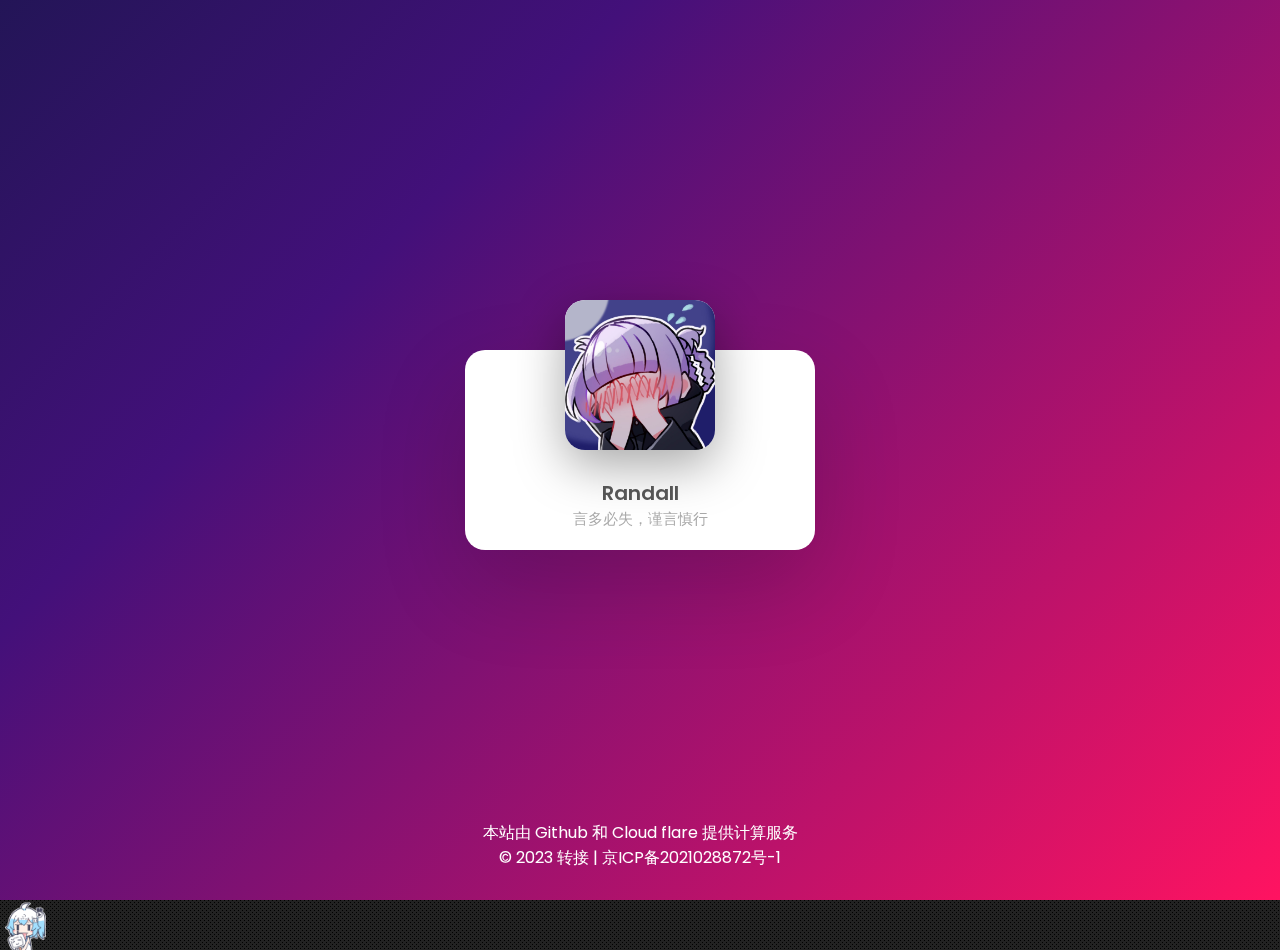
<file: index.html>
<!DOCTYPE html>
<html lang="zh">
<!-- Author : 转接 -->

<head>
    <!-- 规定编码，方式乱码 -->
    <meta charset="UTF-8">
    <!-- 导入css -->
    <link rel="stylesheet" href="./css/cardStyle.css">
    <title>转接Home</title>
    <!-- 51la统计 -->
    <script>
        !function (p) { "use strict"; !function (t) { var s = window, e = document, i = p, c = "".concat("https:" === e.location.protocol ? "https://" : "http://", "sdk.51.la/js-sdk-pro.min.js"), n = e.createElement("script"), r = e.getElementsByTagName("script")[0]; n.type = "text/javascript", n.setAttribute("charset", "UTF-8"), n.async = !0, n.src = c, n.id = "LA_COLLECT", i.d = n; var o = function () { s.LA.ids.push(i) }; s.LA ? s.LA.ids && o() : (s.LA = p, s.LA.ids = [], o()), r.parentNode.insertBefore(n, r) }() }({ id: "K0v8ea14fqQQSKI8", ck: "K0v8ea14fqQQSKI8", autoTrack: true, hashMode: true });
    </script>

    <style>
        * {
            padding: 0;
            margin: 0;
        }

        body {
            width: 100%;
            height: 100vh;
            /* 背景渐变 */
            background-image: linear-gradient(-225deg, #231557 0%,
                    #43107a 29%, #FF1361 100%);
        }

        canvas {
            position: fixed;
            width: 100%;
            height: 100%;
        }

        .img{
            width: 50px;
            height: 50px;
            position: absolute;
            background-image: url('./img/1393817219.gif');
            background-size: cover;
        }

        .hidden {
            display: none;
        }
    </style>

    <!-- 弹窗动画 -->
    <!-- <script>
        function showWebNotice() {
            var webNotice = document.querySelector('.web_notice');
            webNotice.classList.remove('hidden');
            setTimeout(function() {
                webNotice.style.transition = 'opacity 1s';
                webNotice.style.opacity = 1;
            }, 50);
        }
        function hideWebNotice() {
            var webNotice = document.querySelector('.web_notice');
            webNotice.style.transition = 'opacity 1s';
            webNotice.style.opacity = 0;
            setTimeout(function() {
                webNotice.style.display = 'none';
            }, 1000);
        }
        document.addEventListener('DOMContentLoaded', function() {
            setTimeout(showWebNotice, 10); // 延迟0.01秒显示弹窗，可根据需要调整
        });
    </script>     -->
</head>

<body>
    <canvas></canvas>
    <article class="avgrund-contents" style="pointer-events: none;">
        <div id="contains">
            <div class="card" style="pointer-events: auto;">
                <div class="imgBx">
                    <img src="./img/headimg.png">
                </div>
                <div class="content">
                    <div class="details">
                        <h2>Randall<br><span>言多必失，谨言慎行</span></h2>
                        <div class="linkBtn">
                            <button onclick="window.location.href = 'https://pan.zhuanjie.ltd/'">网盘</button>
                            <button onclick="window.location.href = 'https://airport.randallanjie.com/'">机场</button>
                            <button onclick="window.location.href = 'https://shop.randallanjie.com/'">商铺</button>
                            <button onclick="window.location.href = 'https://dash.randallanjie.uk/'">监控</button>
                        </div>
                        <div class="actionBtn">
                            <!-- 实现button点击跳转的方式有两种，可以在button标签外套上a标签或者给button绑定onclick事件 -->
                            <button onclick="window.location.href = 'https://blog.zhuanjie.ltd/'">个人博客</button>
                            <button id="magnifier">更多链接～</button>
                        </div>
                    </div>
                </div>
            </div>

            <!-- 页脚 -->
            <div class="footer">
                <!-- 之前服务器在雨云计算中心 -->
                <!--<p><a href="https://www.rainyun.com?ref=MjU2NjA=">本站由雨云提供计算服务</a></p>-->
                <p>本站由 <a href="https://github.com/Zhuanjier" style="pointer-events: auto;">Github</a> 和 Cloud flare 提供计算服务</p>
                <p>© 2023 <a href="http://startpage.zhuanjie.ltd/" style="pointer-events: auto;">转接</a> | <a
                        href="https://beian.miit.gov.cn/" style="pointer-events: auto;">京ICP备2021028872号-1</a></p>
                <!-- 51la统计 -->
                <script id="LA-DATA-WIDGET" crossorigin="anonymous" charset="UTF-8"
                    src="https://v6-widget.51.la/v6/K0v8ea14fqQQSKI8/quote.js?theme=#FFFFFF,#FFFFFF,#FFFFFF,#FFFFFF,#FFFFFF,#FFFFFF,12&f=12"></script>
            </div>
        </div>
    </article>
    <div class="avgrund-cover"></div>
    <aside class="avgrund-popup" style="pointer-events: auto;">
        请等待更多链接更新～
    </aside>
    <div class="img"></div>

    <!-- 弹窗代码开始 -->
    <!-- <div class="web_notice hidden"
         style="position: fixed;top: 0;left: 0;width: 100%;height: 100%;background: rgba(0,0,0,0.3);z-index: 99999; opacity: 0;">
        <div style="position: fixed;top: 50%;left: 50%;width: 550px;background: #FFF;transform: translate(-50%, -50%);border-radius: 40px;padding: 50px 40px;">
            <h3 style="font-weight: bold;text-align: center;font-size: 30px;">
                网站公告
            </h3>
            <div style="font-size: 16px;margin-top: 26px;line-height: 30px;color: #999;">
                ChatGPT站点由于官方原因，暂时无法使用！
            </div>
            <a style="display: block;background: #98a3ff;color: #FFF;text-align: center;font-weight: bold;font-size: 19px;line-height: 60px;margin: 0 auto;margin-top: 45px;border-radius: 32px;width: 80%;" onclick="hideWebNotice()">
                我知道了
            </a>            
        </div>
    </div> -->
    <!-- 弹窗代码结束 -->
    <script src="js/popup.js"></script>
    <script src="https://notification.randallanjie.com/r_notification.js"></script>

    <script>

        rShowMessage('本弹窗来自本人开源项目：<a href="https://notification.randallanjie.com/" class="rnotificationLink">RNotification</a>，<a href="https://github.com/RandallAnjie/RNotification" class="rnotificationLink">点我去往仓库页面</a>', 0, 'up', 0)
        rShowMessage('感谢您的访问～<br />本站点目前只支持电脑端访问，手机端可能还有bug，感谢谅解<br />目前服务器监控下线，图像处理服务器前端js文件异常，请等待修复', 0, 'up', 0)


        // 获取https://randallanjie.com/json/personal_info.json文件中的数据
        var xhr = new XMLHttpRequest();
        xhr.open('GET', 'json/personal_info.json', true);
        xhr.send();
        // 控制台输出json文件中的数据
        xhr.onreadystatechange = function () {
            if (xhr.readyState == 4 && xhr.status == 200) {
                var data = JSON.parse(xhr.responseText);
                var webLink = data.webLink;
                var webLinkHtml = '';
                for (var i = 0; i < webLink.length; i++) {
                    webLinkHtml += '<a href="' + webLink[i].url + '">' + webLink[i].name + '</a><br />';
                }
                document.querySelector('.avgrund-popup').innerHTML = webLinkHtml;
            }
        }

        // 定义星星的颜色
        const STAR_COLOR = '#fff';
        // 定义星星的大小
        const STAR_SIZE = 3;
        // 定义星星的最小缩放比例
        const STAR_MIN_SCALE = 0.2;
        // 定义溢出阈值
        const OVERFLOW_THRESHOLD = 50;
        // 定义星星的数量
        const STAR_COUNT = (window.innerWidth + window.innerHeight) / 8;
        // 获取canvas元素
        const canvas = document.querySelector('canvas');
        // 获取canvas的绘图上下文
        const context = canvas.getContext('2d');
        // 定义缩放比例
        let scale = 1; // device pixel ratio
        // 定义宽度和高度
        let width;
        let height;
        // 定义星星数组
        let stars = [];
        // 定义鼠标指针的位置
        let pointerX;
        let pointerY;
        // 定义速度对象
        let velocity = { x: 0, y: 0, tx: 0, ty: 0, z: 0.0009 };
        // 定义触摸输入标志
        let touchInput = false;
        // 生成星星
        generate();
        // 调整大小
        resize();
        // 运行动画
        step();
        // 当窗口大小改变时，重新调整大小
        window.onresize = resize;
        // 当鼠标在canvas上移动时，更新鼠标指针位置
        canvas.onmousemove = onMouseMove;
        // 当触摸屏在canvas上移动时，更新鼠标指针位置
        canvas.ontouchmove = onTouchMove;
        // 当触摸屏离开canvas时，更新鼠标指针位置
        canvas.ontouchend = onMouseLeave;
        // 当鼠标离开文档时，更新鼠标指针位置
        document.onmouseleave = onMouseLeave;
        // 生成星星
        function generate() {
            for (let i = 0; i < STAR_COUNT; i++) {
                stars.push({
                    x: 0,
                    y: 0,
                    z: STAR_MIN_SCALE + Math.random() * (1 - STAR_MIN_SCALE),
                });
            }
        }
        // 将星星放置到随机位置
        function placeStar(star) {
            star.x = Math.random() * width;
            star.y = Math.random() * height;
        }
        // 回收星星并重新放置到新的位置
        function recycleStar(star) {
            // 初始化方向为 'z'
            let direction = 'z';
            // 获取速度的绝对值
            let vx = Math.abs(velocity.x);
            let vy = Math.abs(velocity.y);
            // 如果速度的绝对值大于1，则根据速度的大小随机确定方向
            if (vx > 1 || vy > 1) {
                let axis;
                // 如果水平速度大于垂直速度，则根据水平速度的比例随机确定水平或垂直方向
                if (vx > vy) {
                    axis = Math.random() < vx / (vx + vy) ? 'h' : 'v';
                } else {
                    axis = Math.random() < vy / (vx + vy) ? 'v' : 'h';
                }
                // 根据方向确定具体的移动方向
                if (axis === 'h') {
                    direction = velocity.x > 0 ? 'l' : 'r';
                } else {
                    direction = velocity.y > 0 ? 't' : 'b';
                }
            }
            // 随机设置星星的缩放比例
            star.z = STAR_MIN_SCALE + Math.random() * (1 - STAR_MIN_SCALE);
            // 根据方向设置星星的位置
            if (direction === 'z') {
                // 如果方向为 'z'，则将星星放置在屏幕中心
                star.z = 0.1;
                star.x = Math.random() * width;
                star.y = Math.random() * height;
            } else if (direction === 'l') {
                // 如果方向为 'l'，则将星星放置在屏幕左侧
                star.x = -OVERFLOW_THRESHOLD;
                star.y = height * Math.random();
            } else if (direction === 'r') {
                // 如果方向为 'r'，则将星星放置在屏幕右侧
                star.x = width + OVERFLOW_THRESHOLD;
                star.y = height * Math.random();
            } else if (direction === 't') {
                // 如果方向为 't'，则将星星放置在屏幕顶部
                star.x = width * Math.random();
                star.y = -OVERFLOW_THRESHOLD;
            } else if (direction === 'b') {
                // 如果方向为 'b'，则将星星放置在屏幕底部
                star.x = width * Math.random();
                star.y = height + OVERFLOW_THRESHOLD;
            }
        }
        // 调整大小
        function resize() {
            // 获取设备像素比例
            scale = window.devicePixelRatio || 1;
            // 设置画布的宽度和高度
            width = window.innerWidth * scale;
            height = window.innerHeight * scale;
            canvas.width = width;
            canvas.height = height;
            // 将所有星星重新放置到屏幕上
            stars.forEach(placeStar);
        }
        // 动画的每一帧
        function step() {
            // 清空画布
            context.clearRect(0, 0, width, height);
            // 更新星星的位置和速度
            update();
            // 绘制星星
            render();
            // 请求下一帧动画
            requestAnimationFrame(step);
        }
        // 更新星星的位置和速度
        function update() {
            // 缓动速度
            velocity.tx *= 0.96;
            velocity.ty *= 0.96;
            // 更新速度
            velocity.x += (velocity.tx - velocity.x) * 0.8;
            velocity.y += (velocity.ty - velocity.y) * 0.8;
            // 遍历所有星星
            stars.forEach((star) => {
                // 根据速度和缩放比例更新星星的位置
                star.x += velocity.x * star.z;
                star.y += velocity.y * star.z;
                // 根据速度和缩放比例更新星星的位置（使星星围绕屏幕中心旋转）
                star.x += (star.x - width / 2) * velocity.z * star.z;
                star.y += (star.y - height / 2) * velocity.z * star.z;
                // 更新星星的缩放比例
                star.z += velocity.z;
                // 如果星星超出屏幕范围，则重新放置到屏幕上
                if (
                    star.x < -OVERFLOW_THRESHOLD ||
                    star.x > width + OVERFLOW_THRESHOLD ||
                    star.y < -OVERFLOW_THRESHOLD ||
                    star.y > height + OVERFLOW_THRESHOLD
                ) {
                    recycleStar(star);
                }
            });
        }
        // 绘制星星
        function render() {
            // 遍历所有星星
            stars.forEach((star) => {
                // 设置绘制星星的样式
                context.beginPath();
                context.lineCap = 'round';
                context.lineWidth = STAR_SIZE * star.z * scale;
                context.globalAlpha = 0.5 + 0.5 * Math.random();
                context.strokeStyle = STAR_COLOR;
                // 绘制星星的路径
                context.beginPath();
                context.moveTo(star.x, star.y);
                // 计算星星的尾巴坐标
                let tailX = velocity.x * 2;
                let tailY = velocity.y * 2;
                // 如果尾巴坐标的绝对值小于0.1，则设置为0.5
                if (Math.abs(tailX) < 0.1) tailX = 0.5;
                if (Math.abs(tailY) < 0.1) tailY = 0.5;
                // 绘制星星的尾巴
                context.lineTo(star.x + tailX, star.y + tailY);
                context.stroke();
            });
        }
        // 移动鼠标指针
        function movePointer(x, y) {
            // 如果之前有记录鼠标指针的位置，则计算鼠标指针的移动距离，并更新速度
            if (typeof pointerX === 'number' && typeof pointerY === 'number') {
                let ox = x - pointerX;
                let oy = y - pointerY;
                velocity.tx = velocity.tx + (ox / 8) * scale * (touchInput ? 1 : -1);
                velocity.ty = velocity.ty + (oy / 8) * scale * (touchInput ? 1 : -1);
            }
            // 更新鼠标指针的位置
            pointerX = x;
            pointerY = y;
        }
        // 当鼠标在canvas上移动时的事件处理函数
        function onMouseMove(event) {
            touchInput = false;
            movePointer(event.clientX, event.clientY);
        }
        // 当触摸屏在canvas上移动时的事件处理函数
        function onTouchMove(event) {
            touchInput = true;
            movePointer(event.touches[0].clientX, event.touches[0].clientY, true);
            event.preventDefault();
        }
        // 当鼠标离开canvas时的事件处理函数
        function onMouseLeave() {
            pointerX = null;
            pointerY = null;
        }

        let img = document.querySelector('.img')
        // 定义小图片的旋转角度
        let deg = 0
        // 定义小图片位于网页左侧的位置
        let imgx = 0
        // 定义小图片位于网页顶部的位置
        let imgy = 0
        // 定义小图片x轴的位置
        let imgl = 0
        // 定义小图片y轴的位置
        let imgt = 0
        // 定义小图片翻转的角度
        let y = 0
        // 定义一个计数器
        let index = 0

        window.addEventListener('mousemove',function(xyz){
            // 获取网页左侧距离的图片位置
            imgx = xyz.x - img.offsetLeft - img.clientWidth /2
            // 多去网页顶部距离图片的位置
            imgy = xyz.y - img.offsetTop - img.clientHeight /2
            // 套入公式，定义图片的旋转角度
            deg = 360*Math.atan(imgy/imgx)/(2*Math.PI)
            // 每当鼠标移动的时候重置index
            index= 0
            // 定义当前鼠标的位置
            let x = event.clientX
            // 当鼠标的x轴大于图片的时候，提普安就要对着鼠标，所以需要将图片翻转过来
            // 否则就不用翻转
            if(img.offsetLeft<x){
                y=-180
            }else{
                y=0
            }
        })
        setInterval(()=>{
            // 设置小图片的旋转和翻转
            img.style.transform = "rotateZ("+deg+"deg) rotateY("+y+"deg)"
            index++
            // 在这里设置小图片的位置和速度，并判断小图片到达鼠标位置时停止移动
            if(index<50){
                imgl+=imgx/50
                imgt+=imgy/50
            }
            img.style.left = imgl+"px"
            img.style.top = imgt+"px"
        },10)
    </script>
</body>

</html>
</file>
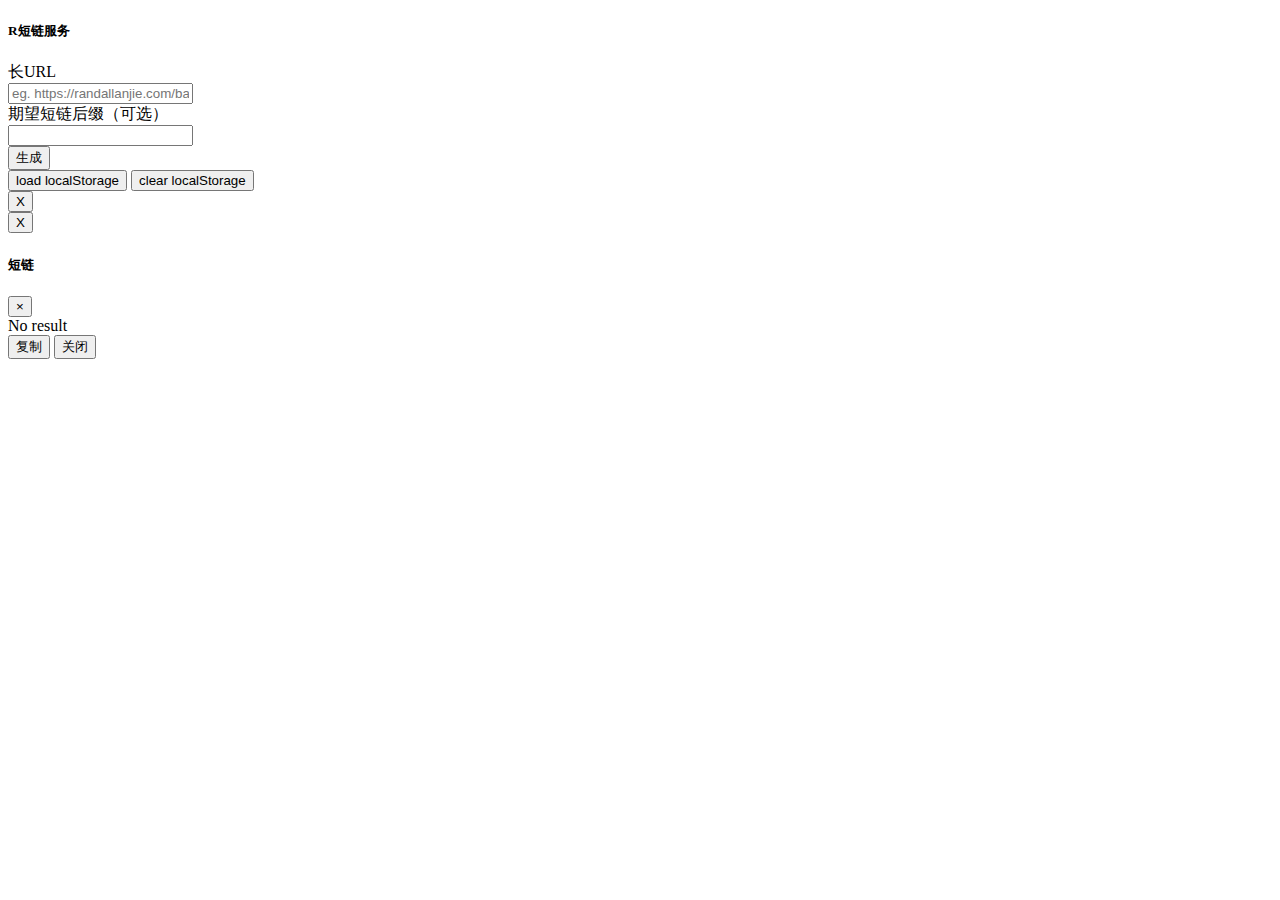
<file: short_links_service/index.html>
<!doctype html>
<html>
<head>
  <meta http-equiv="content-type" content="txt/html; charset=utf-8" />
  <meta name="viewport" content="width=device-width, initial-scale=1.0, minimum-scale=1.0, maximum-scale=1.0, user-scalable=no">
  <link rel="stylesheet" href="https://cdn.jsdelivr.net/npm/bootstrap@4.6.2/dist/css/bootstrap.min.css" integrity="sha384-xOolHFLEh07PJGoPkLv1IbcEPTNtaed2xpHsD9ESMhqIYd0nLMwNLD69Npy4HI+N" crossorigin="anonymous">
  <title>R短链服务</title>
  <link rel="stylesheet" href="https://crazypeace.github.io/Url-Shorten-Worker/styles.css">
</head>
<body>
  <div class="card">
    <h5 class="card-header">R短链服务</h5>
    <div class="card-body">
      <h5 class="card-title"> </h5>

      <div class="input-group mb-3">
        <div class="input-group-prepend">
          <span class="input-group-text" id="basic-addon1">长URL</span>
        </div>
        <input type="text" class="form-control" id="longURL" aria-describedby="basic-addon1" placeholder="eg. https://randallanjie.com/balabala" oninput="loadUrlList()">
      </div>

      <div class="input-group mb-3">
        <div class="input-group-prepend">
          <span class="input-group-text" id="basic-addon2">期望短链后缀（可选）</span>
        </div>
        <input type="text" class="form-control" id="keyPhrase" aria-describedby="basic-addon2" placeholder="">
      </div>     

      <div class="input-group mb-3">
        <button class="btn btn-primary" type="button" onclick='shorturl()' id="addBtn">生成</button>
      </div>

      <div class="input-group mb-3" style="display: none">
        <div class="input-group-prepend">
          <span class="input-group-text" id="basic-addon3">password</span>
        </div>
        <input class="form-control" type="text" value="__PASSWORD__" readonly="true" id="passwordText" aria-describedby="basic-addon3">
      </div>

      <div class="input-group mb-3">
        <button class="btn btn-info" type="button" onclick='loadUrlList()' id="loadListBtn">load localStorage</button>
        <button class="btn btn-danger" type="button" onclick='clearLocalStorage()' id="clearlocalStgBtn">clear localStorage</button>
      </div>

      <div class="card-text">
        <div classs="list-group" id="urlList"> 
          <div class="list-group-item">
            <button type="button" class="btn btn-danger" onclick='deleteShortUrl("4rEbzm")'>X</button>
            <span></span>
          </div>
          <div class="list-group-item">
            <button type="button" class="btn btn-danger" onclick='deleteShortUrl("8NKY34")'>X</button>
            <span></span>
          </div>
        </div>
      </div>
    </div>
  </div>

  <div class="modal fade" id="resultModal" tabindex="-1" role="dialog" aria-labelledby="resultModalLabel" aria-hidden="true">
    <div class="modal-dialog" role="document">
      <div class="modal-content">
        <div class="modal-header">
          <h5 class="modal-title" id="resultModalLabel">短链</h5>
          <button type="button" class="close" data-dismiss="modal" aria-label="Close">
            <span aria-hidden="true">&times;</span>
          </button>
        </div>
        <div class="modal-body" id="result">No result</div>
        <div class="modal-footer">
          <button type="button" class="btn btn-primary" onclick='copyurl("result")' data-toggle="popover" data-placement="bottom" data-content="Copied!">复制</button>
          <button type="button" class="btn btn-secondary" data-dismiss="modal">关闭</button>
        </div>
      </div>
    </div>
  </div>         
  
  <script src="https://cdn.jsdelivr.net/npm/jquery@3.5.1/dist/jquery.slim.min.js" integrity="sha384-DfXdz2htPH0lsSSs5nCTpuj/zy4C+OGpamoFVy38MVBnE+IbbVYUew+OrCXaRkfj" crossorigin="anonymous"></script>
  <script src="https://cdn.jsdelivr.net/npm/bootstrap@4.6.2/dist/js/bootstrap.bundle.min.js" integrity="sha384-Fy6S3B9q64WdZWQUiU+q4/2Lc9npb8tCaSX9FK7E8HnRr0Jz8D6OP9dO5Vg3Q9ct" crossorigin="anonymous"></script>

  <script src="https://randallanjie.com/short_links_service/main.js" crossorigin="anonymous"></script>
  <!--
    <script src="https://cdn.jsdelivr.net/gh/crazypeace/Url-Shorten-Worker@gh-pages/main.js" crossorigin="anonymous"></script>
  -->
</body>
</html>
</file>
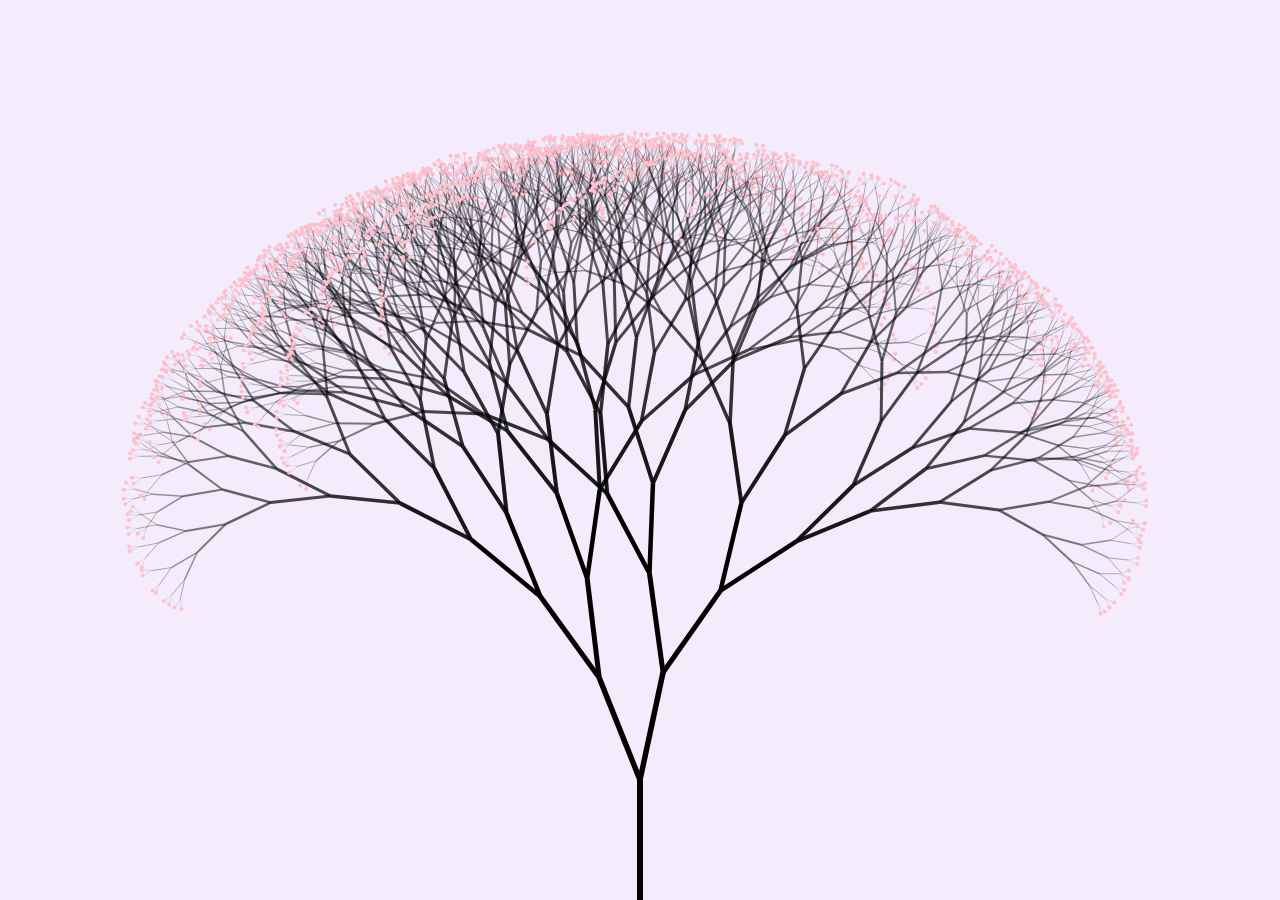
<file: demo/flower/index.html>
<!DOCTYPE html>
<html>
<head>
    <meta charset="UTF-8">
    <title>给某个孩子的花花</title>
    <style>
        body {
            margin: 0;
            overflow: hidden;
            background-color: rgba(244, 236, 252, 1);
        }
        canvas {
            display: block;
        }
    </style>
</head>
<body>
    <canvas id="treeCanvas"></canvas>
    <script>
        const canvas = document.getElementById('treeCanvas');
        const ctx = canvas.getContext('2d');
        canvas.width = window.innerWidth;
        canvas.height = window.innerHeight;

        function drawTree(x1, y1, angle, depth) {
            if (depth === 0) return;

            const x2 = x1 + (Math.cos(angle * Math.PI / 180) * depth * 10);
            const y2 = y1 + (Math.sin(angle * Math.PI / 180) * depth * 10);

            ctx.beginPath();
            ctx.moveTo(x1, y1);
            ctx.lineTo(x2, y2);
            ctx.lineWidth = depth / 2;
            ctx.strokeStyle = `rgba(0, 0, 0, ${0.1 + depth * 0.1})`;
            ctx.stroke();

            if (depth === 1) {
                // 在树枝末端绘制小粉色的花
                ctx.beginPath();
                ctx.arc(x2, y2, 2, 0, 2 * Math.PI);
                ctx.fillStyle = 'pink';
                ctx.fill();
            } else {
                drawTree(x2, y2, angle - (Math.random() * 15 + 10), depth - 1);
                drawTree(x2, y2, angle + (Math.random() * 15 + 10), depth - 1);
            }
        }

        function animate() {
            ctx.clearRect(0, 0, canvas.width, canvas.height);
            ctx.save();
            ctx.translate(canvas.width / 2, canvas.height);
            ctx.rotate(-90 * Math.PI / 180);
            drawTree(0, 0, 0, 12);
            ctx.restore();
            setTimeout(animate, 10000); // 每10秒变换一次
        }

        animate();
    </script>
</body>
</html>
</file>
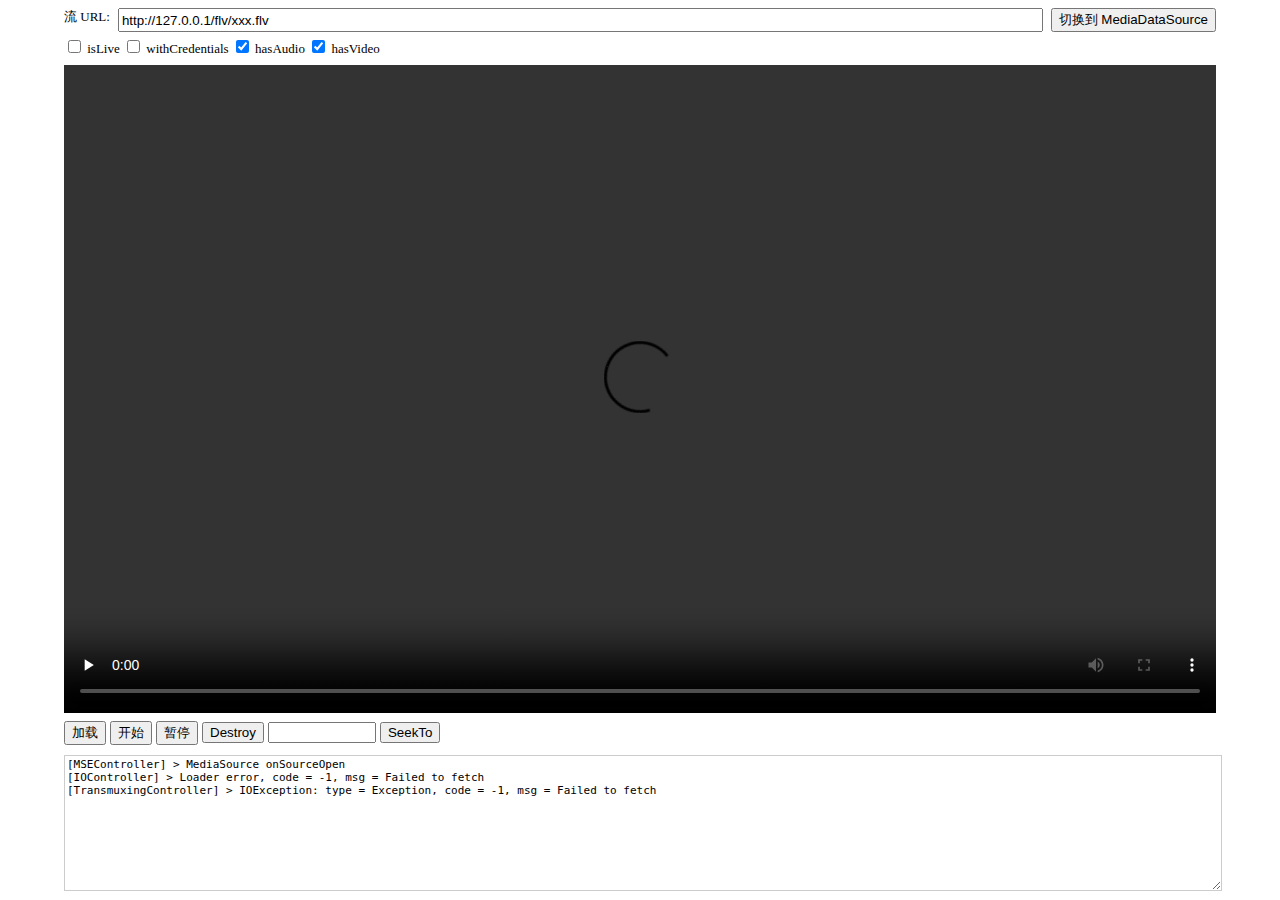
<file: demo/flv_player/index.html>
<!DOCTYPE html>
<html>

<head>
    <meta content="text/html; charset=utf-8" http-equiv="Content-Type">
    <title>RFlvPlayer</title>
    <link rel="stylesheet" type="text/css" href="main.css" />
</head>

<body>
    
    <div class="mainContainer">
        <div>
            <div id="streamURL">
                <div class="url-input">
                    <label for="sURL">流 URL:</label>
                    <input id="sURL" type="text" value="http://127.0.0.1/flv/xxx.flv" />
                    <button onclick="switch_mds()">切换到 MediaDataSource</button>
                </div>
                <div class="options">
                    <input type="checkbox" id="isLive" onchange="saveSettings()" />
                    <label for="isLive">isLive</label>
                    <input type="checkbox" id="withCredentials" onchange="saveSettings()" />
                    <label for="withCredentials">withCredentials</label>
                    <input type="checkbox" id="hasAudio" onchange="saveSettings()" checked />
                    <label for="hasAudio">hasAudio</label>
                    <input type="checkbox" id="hasVideo" onchange="saveSettings()" checked />
                    <label for="hasVideo">hasVideo</label>
                </div>
            </div>
            <div id="mediaSourceURL" class="hidden">
                <div class="url-input">
                    <label for="msURL">MediaDataSource JsonURL:</label>
                    <input id="msURL" type="text" value="http://127.0.0.1/flv/xxx.flv" />
                    <button onclick="switch_url()">切换到 URL</button>
                </div>
            </div>
        </div>
        <div class="video-container">
            <div>
                <video name="videoElement" class="centeredVideo" controls autoplay>
                您的浏览器太旧，不支持HTML5视频
                </video>
            </div>
        </div>
        <div class="controls">
            <button onclick="flv_load()">加载</button>
            <button onclick="flv_start()">开始</button>
            <button onclick="flv_pause()">暂停</button>
            <button onclick="flv_destroy()">Destroy</button>
            <input style="width:100px" type="text" name="seekpoint"/>
            <button onclick="flv_seekto()">SeekTo</button>
        </div>
        <textarea name="logcatbox" class="logcatBox" rows="10" readonly></textarea>
    </div>

    <script src="flv.js"></script>
    
    <script>
        var checkBoxFields = ['isLive', 'withCredentials', 'hasAudio', 'hasVideo'];
        var streamURL, mediaSourceURL;

        function flv_load() {
            console.log('isSupported: ' + flvjs.isSupported());
            if (mediaSourceURL.className === '') {
                var url = document.getElementById('msURL').value;
    
                var xhr = new XMLHttpRequest();
                xhr.open('GET', url, true);
                xhr.onload = function (e) {
                    var mediaDataSource = JSON.parse(xhr.response);
                    flv_load_mds(mediaDataSource);
                }
                xhr.send();
            } else {
                var i;
                var mediaDataSource = {
                    type: 'flv'
                };
                for (i = 0; i < checkBoxFields.length; i++) {
                    var field = checkBoxFields[i];
                    /** @type {HTMLInputElement} */
                    var checkbox = document.getElementById(field);
                    mediaDataSource[field] = checkbox.checked;
                }
                mediaDataSource['url'] = document.getElementById('sURL').value;
                console.log('MediaDataSource', mediaDataSource);
                flv_load_mds(mediaDataSource);
            }
        }

        function flv_load_mds(mediaDataSource) {
            var element = document.getElementsByName('videoElement')[0];
            if (typeof player !== "undefined") {
                if (player != null) {
                    player.unload();
                    player.detachMediaElement();
                    player.destroy();
                    player = null;
                }
            }
            player = flvjs.createPlayer(mediaDataSource, {
                enableWorker: false,
                lazyLoadMaxDuration: 3 * 60,
                seekType: 'range',
            });
            player.attachMediaElement(element);
            player.load();
        }

        function flv_start() {
            player.play();
        }

        function flv_pause() {
            player.pause();
        }

        function flv_destroy() {
            player.pause();
            player.unload();
            player.detachMediaElement();
            player.destroy();
            player = null;
        }

        function flv_seekto() {
            var input = document.getElementsByName('seekpoint')[0];
            player.currentTime = parseFloat(input.value);
        }

        function switch_url() {
            streamURL.className = '';
            mediaSourceURL.className = 'hidden';
            saveSettings();
        }

        function switch_mds() {
            streamURL.className = 'hidden';
            mediaSourceURL.className = '';
            saveSettings();
        }

        function ls_get(key, def) {
            try {
                var ret = localStorage.getItem('RFlvPlayer' + key);
                if (ret === null) {
                    ret = def;
                }
                return ret;
            } catch (e) {}
            return def;
        }

        function ls_set(key, value) {
            try {
                localStorage.setItem('RFlvPlayer' + key, value);
            } catch (e) {}
        }

        function saveSettings() {
            if (mediaSourceURL.className === '') {
                ls_set('inputMode', 'MediaDataSource');
            } else {
                ls_set('inputMode', 'StreamURL');
            }
            var i;
            for (i = 0; i < checkBoxFields.length; i++) {
                var field = checkBoxFields[i];
                /** @type {HTMLInputElement} */
                var checkbox = document.getElementById(field);
                ls_set(field, checkbox.checked ? '1' : '0');
            }
            var msURL = document.getElementById('msURL');
            var sURL = document.getElementById('sURL');
            ls_set('msURL', msURL.value);
            ls_set('sURL', sURL.value);
            console.log('save');
        }

        function loadSettings() {
            var i;
            for (i = 0; i < checkBoxFields.length; i++) {
                var field = checkBoxFields[i];
                /** @type {HTMLInputElement} */
                var checkbox = document.getElementById(field);
                var c = ls_get(field, checkbox.checked ? '1' : '0');
                checkbox.checked = c === '1' ? true : false;
            }

            var msURL = document.getElementById('msURL');
            var sURL = document.getElementById('sURL');
            msURL.value = ls_get('msURL', msURL.value);
            sURL.value = ls_get('sURL', sURL.value);
            if (ls_get('inputMode', 'StreamURL') === 'StreamURL') {
                switch_url();
            } else {
                switch_mds();
            }
        }

        function showVersion() {
            var version = flvjs.version;
            document.title = document.title + " (v" + version + ")";
        }

        var logcatbox = document.getElementsByName('logcatbox')[0];
        flvjs.LoggingControl.addLogListener(function(type, str) {
            logcatbox.value = logcatbox.value + str + '\n';
            logcatbox.scrollTop = logcatbox.scrollHeight;
        });

        document.addEventListener('DOMContentLoaded', function () {
            streamURL = document.getElementById('streamURL');
            mediaSourceURL = document.getElementById('mediaSourceURL');
            loadSettings();
            showVersion();
            flv_load();
        });
    </script>
    
</body>

</html>
</file>
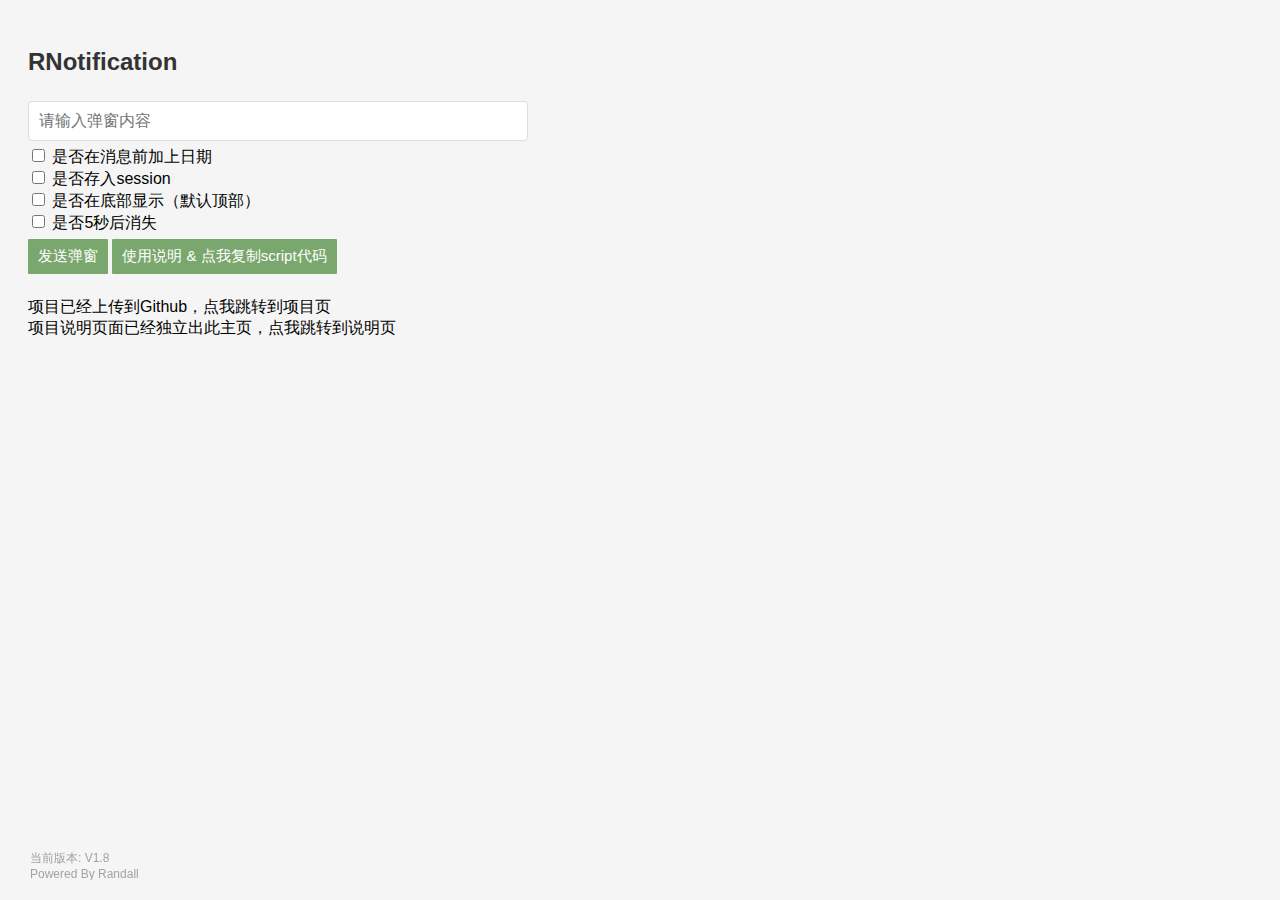
<file: demo/notification/index.html>
<!DOCTYPE html>
<html lang="en">

<head>
    <meta charset="utf-8" />
    <meta content="width=device-width, initial-scale=1.0" name="viewport" />
    <title>
        RNotification
    </title>
    <style>
        body {
            font-family: Arial, sans-serif;
            padding: 20px;
            background-color: #f5f5f5;
        }

        h1,
        h2,
        h3 {
            color: #333;
        }

        .container {
            background-color: #fff;
            padding: 20px;
            border-radius: 8px;
            box-shadow: 0 2px 5px rgba(0, 0, 0, 0.1);
            margin: 20px 0;
        }

        a {
            color: black;
            text-decoration: none;

            -webkit-transition: 0.15s color ease;
            -moz-transition: 0.15s color ease;
            -ms-transition: 0.15s color ease;
            -o-transition: 0.15s color ease;
            transition: 0.15s color ease;
        }

        a:hover {
            color: #91cd85;
        }

        #msg {
            width: 100%;
            max-width: 500px;
            padding: 10px;
            margin: 5px 0;
            box-sizing: border-box;
            border: 1px solid #ddd;
            border-radius: 4px;
            font-size: 16px;
            outline: none;
            transition: border-color 0.3s;
        }

        #msg:focus {
            border-color: #7aa76d;
        }

        button {
            border: 0px;
            padding: 8px 10px;
            margin: 5px 0px;
            border-radius: 1px;
            outline: 0;

            cursor: pointer;
            color: #fff;
            background: #7aa76d;
            font-size: 15px;

            -webkit-transition: 0.15s background ease;
            -moz-transition: 0.15s background ease;
            -ms-transition: 0.15s background ease;
            -o-transition: 0.15s background ease;
            transition: 0.15s background ease;
        }

        button:hover {
            background: #91cd85;
        }

        #version-info {
            text-align: left;
            position: fixed;
            left: 0px;
            bottom: 0px;
            margin: 20px;
            padding: 10px 10px;
            border-radius: 5px;
            font-size: 12px;
            color: rgba(128, 128, 128, 0.7);
            z-index: 9999;
            transition: all 0.3s ease;
            overflow: hidden;
            max-height: 20px;
        }

        #version-info:hover {
            color: white;
            background-color: rgba(128, 128, 128, 0.7);
            max-height: 100%;
        }

        .update-details {
            opacity: 0;
            max-height: 0;
            overflow: hidden;
            transition: all 0.3s ease;
        }

        #version-info:hover .update-details {
            opacity: 1;
            max-height: 100%;
        }
    </style>
</head>

<body>
    <div style="">
        <h2>RNotification</h2>
        <div>
            <input id="msg" placeholder="请输入弹窗内容" type="text" /><br />
            <label><input type="checkbox" value="1" class="chackbox"> 是否在消息前加上日期 </label><br />
            <label><input type="checkbox" value="1" class="chackbox"> 是否存入session </label><br />
            <label><input type="checkbox" value="1" class="chackbox"> 是否在底部显示（默认顶部） </label><br />
            <label><input type="checkbox" value="1" class="chackbox"> 是否5秒后消失 </label><br />
            <button onclick="sendMsg()">发送弹窗</button>
            <button onclick="howToUse()">使用说明 & 点我复制script代码</button>
        </div>
    </div>
    <br />
    项目已经上传到Github，<a href="https://github.com/RandallAnjie/RNotification">点我跳转到项目页</a>
    <br />
    项目说明页面已经独立出此主页，<a href="https://notification.randallanjie.com">点我跳转到说明页</a>
    <br />
    <div id="eg" style="display: none;">
        <h3>使用示例</h3>
        <h4>使用方法1</h4>
        <div id="code">
            <pre>
&lt;script&gt;
    // V1.8新特性：新增控制弹窗在靠近右边和上边时的距离
    var rPaddingTop = 10; // 距离顶部距离，默认20px
    var rPaddingRight = 10; // 距离右边距离，默认20px
&lt;/script&gt;
&lt;!-- 引入js文件 --&gt;
&lt;script src="https://randallanjie.com/js/notification.js"&gt;&lt;/script&gt;
&lt;script&gt;
    // 再在script中调用 showMessage() 方法即可
    showMessage('我是消息～', 0, 'up', 0);
&lt;/script&gt;
            </pre>
        </div>
        <h4>使用方法2</h4>
        <del>鼠标右键点击选择查看网页源代码</del>
        <h3>参数说明</h3>
        showMessage(msg, save, position, autoDisappearTime)<br />
        message 弹窗内容 支持 HTML 片段<br />
        save 是否保存到sessionStorage中，1 保存，0 不保存<br />
        position 在顶部显示还是在底部显示，up 顶部，down 底部<br />
        autoDisappearTime 自动消失时间，0 不消失，其他 固定ms消失<br />
        <h3>注意</h3>
        message 属性虽然支持传入 HTML 片段，但是在网站上动态渲染任意 HTML 是非常危险的，因为容易导致 XSS 攻击。 因此在 dangerouslyUseHTMLString 打开的情况下，请确保 message
        的内容是可信的，永远不要将用户提交的内容赋值给 message 属性。
        <br />
        <br />
        <br />
        <br />
        <br />
    </div>
    <div id="version-info">
        当前版本: V1.8
        <div class="update-details">
            更新日志:
            <br />
            ·V1.0 2023-08-04 创建模板
            <br />
            ·V1.1 2023-09-05 整合弹窗代码
            <br />
            ·V1.2 2023-09-07 添加上下两处弹窗选择
            <br />
            ·V1.3 2023-09-10 增加种类选择
            <br />
            ·V1.4 2023-09-13 解决重复删除弹窗错误
            <br />
            ·V1.5 2023-09-14 解决上下弹窗动画问题
            <br />
            ·V1.6 2023-09-14 弹窗内容支持HTML文本，改用js文件引入
            <br />
            ·V1.7 2023-09-15 修复弹窗内容过长导致弹窗高度不够的问题
            <br />
            ·V1.8 2023-09-17 修复弹窗残影问题、宽度适配、新增按住alt点击选择文本复制不关闭弹窗、新增控制弹窗在靠近右边和上边时的距离
        </div>
        <div onclick="window.open('https://randallanjie.com/', '_blank');">Powered By Randall</div>
    </div>
    <script>
        // V1.8新特性：新增控制弹窗在靠近右边和上边时的距离
        var rPaddingTop = 30; // 距离顶部距离，默认20px
        var rPaddingRight = 30; // 距离右边距离，默认20px
    </script>
    <!-- 没错，就是下面的这一行 -->
    <script src="https://randallanjie.com/js/notification.js"></script>
    <script>
        var show = 0;

        /**
         * 获取当前时间
         * @Author:	Anjie
         * @Date:	2023-08-17
         */
        function getNowTime() {
            var now = new Date();
            var year = now.getFullYear();
            var month = now.getMonth();
            var date = now.getDate();
            var hour = now.getHours();
            var minu = now.getMinutes();
            var sec = now.getSeconds();
            month = month + 1;
            if (month < 10) month = "0" + month;
            if (date < 10) date = "0" + date;
            if (hour < 10) hour = "0" + hour;
            if (minu < 10) minu = "0" + minu;
            if (sec < 10) sec = "0" + sec;
            return year + "/" + month + "/" + date + " " + hour + ":" + minu + ":" + sec;
        }

        /**
         * 发送消息
         * @Author:	Anjie
         * @Date:	2023-08-17
         */
        function sendMsg() {
            let msg = document.getElementById('msg').value;
            let chackbox = document.getElementsByClassName('chackbox');
            let save = 0;
            let position = 'up';
            let autoDisappearTime = 0;
            for (let i = 0; i < chackbox.length; i++) {
                if (chackbox[i].checked) {
                    if (i == 0) {
                        msg = getNowTime() + ' ' + msg;
                    }
                    if (i == 1) {
                        save = 1;
                    }
                    if (i == 2) {
                        position = 'down';
                    }
                    if (i == 3) {
                        autoDisappearTime = 5000;
                    }
                }
            }
            showMessage(msg, save, position, autoDisappearTime);
        }
        async function copyToClipboard(text) {
            try {
                await navigator.clipboard.writeText(text);
                console.log('Text copied to clipboard');
            } catch (err) {
                console.error('Failed to copy text: ', err);
            }
        }
        function howToUse() {
            if (show == 0) {
                show = 1;
                document.getElementById('eg').style.display = 'block';
                showMessage(`感谢使用RNotification<br />
                使用方法间左侧<br />
                showMessage(msg, save, position, autoDisappearTime);`, 0, 'up', 0);
            }
            copyToClipboard('\<script src="https://randallanjie.com/js/notification.js"\>\</script\>');
            showMessage("复制代码成功～", 0, 'up', 2000);
        }
        showMessage('欢迎来到 RNotification 使用说明，感谢您的使用～<br /><a href="https://randallanjie.com/">Powered By Randall | randallanjie.com ©</a>', 0, 'up', 0);
        showMessage('当前版本V1.8，如需新版本请选择GitHub仓库或者项目说明页跳转', 0, 'down', 0);
        showMessage('项目已经上传到Github，<a href="https://github.com/RandallAnjie/RNotification">点我跳转到项目页</a>', 0, 'down', 0);
        showMessage('项目说明页面已经独立出此主页，<a href="https://notification.randallanjie.com">点我跳转到说明页</a>', 0, 'down', 0);
    </script>
</body>

</html>
</file>
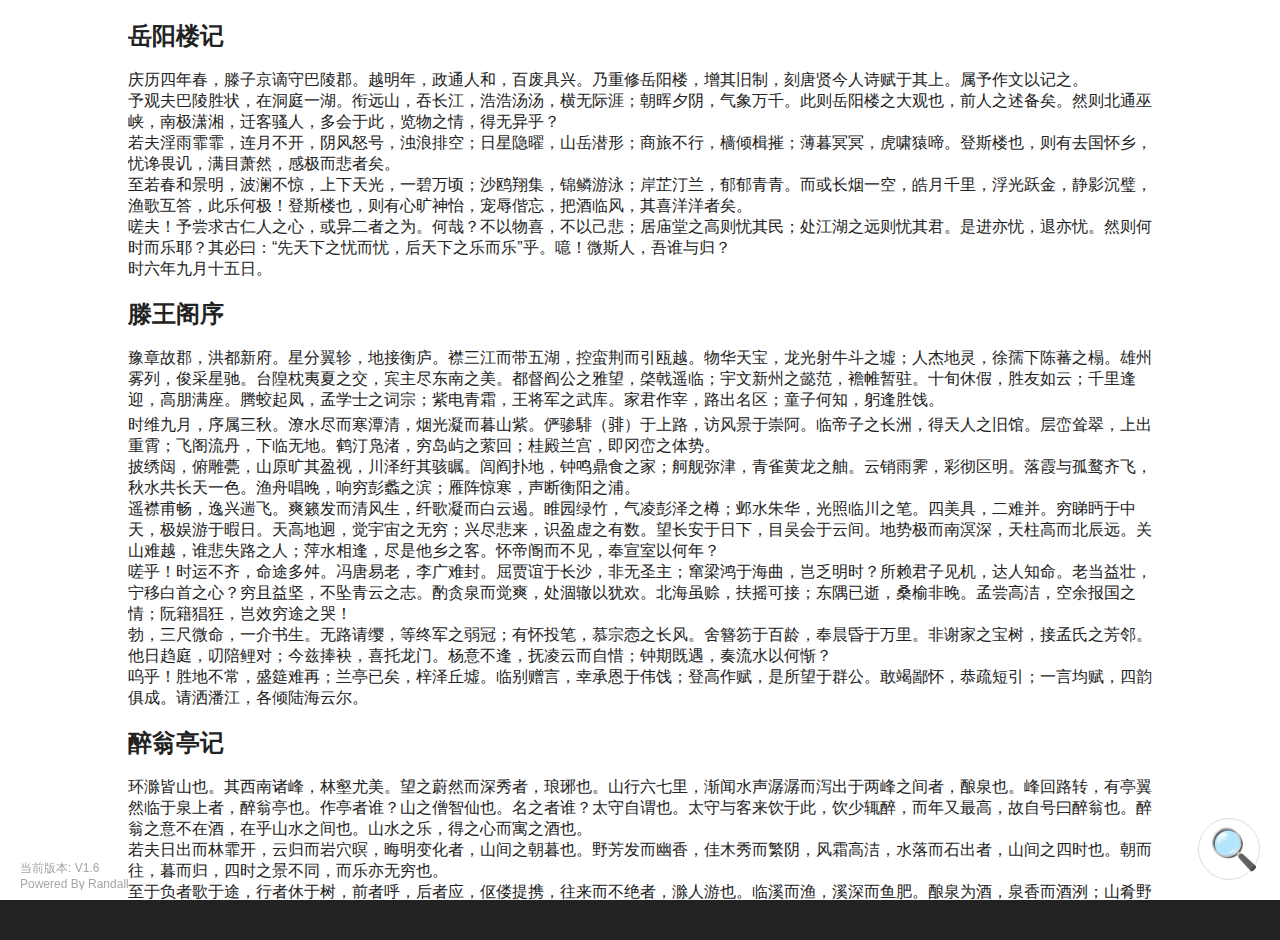
<file: demo/page_search/index.html>
<!DOCTYPE html>
<html lang="en">

<head>
    <meta charset="utf-8" />
    <meta content="width=device-width, initial-scale=1.0" name="viewport" />
    <title>
        RSearch
    </title>
    <style>
        * {
            margin: 0;
            padding: 0;
        }

        html,
        body {
            height: 100%;
            overflow: hidden;
        }

        html {
            background-color: #222;
            background-image: url([data-uri]);
            background-repeat: repeat;
        }

        h1,
        h2 {
            font-size: 24px;
        }

        p {
            margin: 10px 0 10px 0;
            font-size: 16px;
            line-height: 1.32;
        }

        a {
            color: #7aa76d;
            text-decoration: none;

            -webkit-transition: 0.15s color ease;
            -moz-transition: 0.15s color ease;
            -ms-transition: 0.15s color ease;
            -o-transition: 0.15s color ease;
            transition: 0.15s color ease;
        }

        a:hover {
            color: #91cd85;
        }

        input {
            width: 100%;
            padding: 10px;
            margin: 5px 0;
            box-sizing: border-box;
            border: 1px solid #ddd;
            border-radius: 4px;
            font-size: 16px;
            outline: none;
            transition: border-color 0.3s;
        }

        input:focus {
            border-color: #7aa76d;
        }

        small {
            display: block;
            margin-top: 15px;
            padding-top: 15px;
            color: #333;
            font-size: 0.85em;
            border-top: 1px dashed #ccc;

            -webkit-text-size-adjust: none;
        }

        button {
            border: 0px;
            padding: 8px 10px;
            margin: 5px 0px;
            border-radius: 1px;
            outline: 0;

            float: right;

            cursor: pointer;
            color: #fff;
            background: #7aa76d;
            font-size: 15px;

            -webkit-transition: 0.15s background ease;
            -moz-transition: 0.15s background ease;
            -ms-transition: 0.15s background ease;
            -o-transition: 0.15s background ease;
            transition: 0.15s background ease;
        }

        button:hover {
            background: #91cd85;
        }

        button:active {
            background: #60895a;
        }

        button+button {
            margin-left: 5px;
        }

        .sharing {
            margin-top: 50px;
        }

        body {
            background: #fff;

            font-family: 'Lato', Helvetica, sans-serif;
            font-size: 16px;
            color: #222;
        }

        .avgrund-active body {
            -webkit-transform: scale(0.9);
            -moz-transform: scale(0.9);
            -ms-transform: scale(0.9);
            -o-transform: scale(0.9);
            transform: scale(0.9);
        }

        .avgrund-cover {
            position: absolute;
            width: 100%;
            height: 100%;
            top: 0;
            left: 0;
            z-index: 1;
            visibility: hidden;
            opacity: 0;
            background: rgba(0, 0, 0, 0.5);
        }

        .avgrund-active .avgrund-cover {
            visibility: visible;
            opacity: 1;
        }

        .avgrund-contents {
            position: relative;
            padding: 20px;
            max-width: 80%;
            height: 100%;
            margin: auto;
        }

        .avgrund-active .avgrund-contents {
            -webkit-filter: blur(2px);
            -moz-filter: blur(2px);
            -ms-filter: blur(2px);
            -o-filter: blur(2px);
            filter: blur(2px);
        }

        .no-blur.avgrund-active .avgrund-contents {
            -webkit-filter: none;
            -moz-filter: none;
            -ms-filter: none;
            -o-filter: none;
            filter: none;
        }

        .avgrund-popup {
            position: absolute;
            width: 340px;
            height: 130px;
            left: 50%;
            top: 50%;
            margin: -130px 0 0 -190px;
            visibility: hidden;
            opacity: 0;
            z-index: 2;
            padding: 20px;

            background: white;
            box-shadow: 0px 0px 20px rgba(0, 0, 0, 0.6);
            border-radius: 3px;

            -webkit-transform: scale(0.8);
            -moz-transform: scale(0.8);
            -ms-transform: scale(0.8);
            -o-transform: scale(0.8);
            transform: scale(0.8);
        }

        .avgrund-active .avgrund-popup {
            visibility: visible;
            opacity: 1;

            -webkit-transform: scale(1.1);
            -moz-transform: scale(1.1);
            -ms-transform: scale(1.1);
            -o-transform: scale(1.1);
            transform: scale(1.1);
        }

        .avgrund-popup.stack {
            -webkit-transform: scale(1.5);
            -moz-transform: scale(1.5);
            -ms-transform: scale(1.5);
            -o-transform: scale(1.5);
            transform: scale(1.5);
        }

        .avgrund-active .avgrund-popup.stack {
            -webkit-transform: scale(1.1);
            -moz-transform: scale(1.1);
            -ms-transform: scale(1.1);
            -o-transform: scale(1.1);
            transform: scale(1.1);
        }


        .avgrund-ready body,
        .avgrund-ready .avgrund-contents,
        .avgrund-ready .avgrund-popup,
        .avgrund-ready .avgrund-cover {
            -webkit-transform-origin: 50% 50%;
            -moz-transform-origin: 50% 50%;
            -ms-transform-origin: 50% 50%;
            -o-transform-origin: 50% 50%;
            transform-origin: 50% 50%;

            -webkit-transition: 0.3s all cubic-bezier(0.250, 0.460, 0.450, 0.940);
            -moz-transition: 0.3s all cubic-bezier(0.250, 0.460, 0.450, 0.940);
            -ms-transition: 0.3s all cubic-bezier(0.250, 0.460, 0.450, 0.940);
            -o-transition: 0.3s all cubic-bezier(0.250, 0.460, 0.450, 0.940);
            transition: 0.3s all cubic-bezier(0.250, 0.460, 0.450, 0.940);
        }

        .avgrund-ready .avgrund-popup.no-transition {
            -webkit-transition: none;
            -moz-transition: none;
            -ms-transition: none;
            -o-transition: none;
            transition: none;
        }

        #magnifier {
            width: 40px;
            height: 40px;
            position: fixed;
            right: 20px;
            bottom: 20px;
            cursor: pointer;
            font-size: 40px;
            background-color: #fff;
            padding: 10px;
            border: 1px solid #ddd;
            border-radius: 50%;
            line-height: 1;
            vertical-align: middle;
        }

        #searchBox {
            position: fixed;
            top: 50%;
            left: 50%;
            transform: translate(-50%, -50%);
            padding: 10px;
            background-color: #fff;
            border: 1px solid #ddd;
            border-radius: 5px;
        }

        #content {
            overflow-y: auto;
            max-height: 100%;
            scroll-behavior: smooth;
        }

        #version-info {
            text-align: left;
            position: fixed;
            left: 10px;
            bottom: 10px;
            padding: 10px 10px;
            border-radius: 5px;
            font-size: 12px;
            color: rgba(128, 128, 128, 0.7);
            z-index: 9999;
            transition: all 0.3s ease;
            overflow: hidden;
            max-height: 20px;
        }

        #version-info:hover {
            color: white;
            background-color: rgba(128, 128, 128, 0.7);
            max-height: 100%;
        }

        .update-details {
            opacity: 0;
            max-height: 0;
            overflow: hidden;
            transition: all 0.3s ease;
        }

        #version-info:hover .update-details {
            opacity: 1;
            max-height: 100%;
        }


        .highlight {
            background-color: yellow;
        }
    </style>
</head>

<body>
    <article class="avgrund-contents">
        <div id="content">
            <h2>岳阳楼记</h2>
            <br />
            庆历四年春，滕子京谪守巴陵郡。越明年，政通人和，百废具兴。乃重修岳阳楼，增其旧制，刻唐贤今人诗赋于其上。属予作文以记之。
            <br />
            予观夫巴陵胜状，在洞庭一湖。衔远山，吞长江，浩浩汤汤，横无际涯；朝晖夕阴，气象万千。此则岳阳楼之大观也，前人之述备矣。然则北通巫峡，南极潇湘，迁客骚人，多会于此，览物之情，得无异乎？
            <br />
            若夫淫雨霏霏，连月不开，阴风怒号，浊浪排空；日星隐曜，山岳潜形；商旅不行，樯倾楫摧；薄暮冥冥，虎啸猿啼。登斯楼也，则有去国怀乡，忧谗畏讥，满目萧然，感极而悲者矣。
            <br />
            至若春和景明，波澜不惊，上下天光，一碧万顷；沙鸥翔集，锦鳞游泳；岸芷汀兰，郁郁青青。而或长烟一空，皓月千里，浮光跃金，静影沉璧，渔歌互答，此乐何极！登斯楼也，则有心旷神怡，宠辱偕忘，把酒临风，其喜洋洋者矣。
            <br />
            嗟夫！予尝求古仁人之心，或异二者之为。何哉？不以物喜，不以己悲；居庙堂之高则忧其民；处江湖之远则忧其君。是进亦忧，退亦忧。然则何时而乐耶？其必曰：“先天下之忧而忧，后天下之乐而乐”乎。噫！微斯人，吾谁与归？
            <br />
            时六年九月十五日。
            <br />
            <br />
            <h2>滕王阁序</h2>
            <br />
            豫章故郡，洪都新府。星分翼轸，地接衡庐。襟三江而带五湖，控蛮荆而引瓯越。物华天宝，龙光射牛斗之墟；人杰地灵，徐孺下陈蕃之榻。雄州雾列，俊采星驰。台隍枕夷夏之交，宾主尽东南之美。都督阎公之雅望，棨戟遥临；宇文新州之懿范，襜帷暂驻。十旬休假，胜友如云；千里逢迎，高朋满座。腾蛟起凤，孟学士之词宗；紫电青霜，王将军之武库。家君作宰，路出名区；童子何知，躬逢胜饯。
            <br />
            时维九月，序属三秋。潦水尽而寒潭清，烟光凝而暮山紫。俨骖騑（𬴂）于上路，访风景于崇阿。临帝子之长洲，得天人之旧馆。层峦耸翠，上出重霄；飞阁流丹，下临无地。鹤汀凫渚，穷岛屿之萦回；桂殿兰宫，即冈峦之体势。
            <br />
            披绣闼，俯雕甍，山原旷其盈视，川泽纡其骇瞩。闾阎扑地，钟鸣鼎食之家；舸舰弥津，青雀黄龙之舳。云销雨霁，彩彻区明。落霞与孤鹜齐飞，秋水共长天一色。渔舟唱晚，响穷彭蠡之滨；雁阵惊寒，声断衡阳之浦。
            <br />
            遥襟甫畅，逸兴遄飞。爽籁发而清风生，纤歌凝而白云遏。睢园绿竹，气凌彭泽之樽；邺水朱华，光照临川之笔。四美具，二难并。穷睇眄于中天，极娱游于暇日。天高地迥，觉宇宙之无穷；兴尽悲来，识盈虚之有数。望长安于日下，目吴会于云间。地势极而南溟深，天柱高而北辰远。关山难越，谁悲失路之人；萍水相逢，尽是他乡之客。怀帝阍而不见，奉宣室以何年？
            <br />
            嗟乎！时运不齐，命途多舛。冯唐易老，李广难封。屈贾谊于长沙，非无圣主；窜梁鸿于海曲，岂乏明时？所赖君子见机，达人知命。老当益壮，宁移白首之心？穷且益坚，不坠青云之志。酌贪泉而觉爽，处涸辙以犹欢。北海虽赊，扶摇可接；东隅已逝，桑榆非晚。孟尝高洁，空余报国之情；阮籍猖狂，岂效穷途之哭！
            <br />
            勃，三尺微命，一介书生。无路请缨，等终军之弱冠；有怀投笔，慕宗悫之长风。舍簪笏于百龄，奉晨昏于万里。非谢家之宝树，接孟氏之芳邻。他日趋庭，叨陪鲤对；今兹捧袂，喜托龙门。杨意不逢，抚凌云而自惜；钟期既遇，奏流水以何惭？
            <br />
            呜乎！胜地不常，盛筵难再；兰亭已矣，梓泽丘墟。临别赠言，幸承恩于伟饯；登高作赋，是所望于群公。敢竭鄙怀，恭疏短引；一言均赋，四韵俱成。请洒潘江，各倾陆海云尔。
            <br />
            <br />
            <h2>醉翁亭记</h2>
            <br />
            环滁皆山也。其西南诸峰，林壑尤美。望之蔚然而深秀者，琅琊也。山行六七里，渐闻水声潺潺而泻出于两峰之间者，酿泉也。峰回路转，有亭翼然临于泉上者，醉翁亭也。作亭者谁？山之僧智仙也。名之者谁？太守自谓也。太守与客来饮于此，饮少辄醉，而年又最高，故自号曰醉翁也。醉翁之意不在酒，在乎山水之间也。山水之乐，得之心而寓之酒也。
            <br />
            若夫日出而林霏开，云归而岩穴暝，晦明变化者，山间之朝暮也。野芳发而幽香，佳木秀而繁阴，风霜高洁，水落而石出者，山间之四时也。朝而往，暮而归，四时之景不同，而乐亦无穷也。
            <br />
            至于负者歌于途，行者休于树，前者呼，后者应，伛偻提携，往来而不绝者，滁人游也。临溪而渔，溪深而鱼肥。酿泉为酒，泉香而酒洌；山肴野蔌，杂然而前陈者，太守宴也。宴酣之乐，非丝非竹，射者中，弈者胜，觥筹交错，起坐而喧哗者，众宾欢也。苍颜白发，颓然乎其间者，太守醉也。
            <br />
            已而夕阳在山，人影散乱，太守归而宾客从也。树林阴翳，鸣声上下，游人去而禽鸟乐也。然而禽鸟知山林之乐，而不知人之乐；人知从太守游而乐，而不知太守之乐其乐也。醉能同其乐，醒能述以文者，太守也。太守谓谁？庐陵欧阳修也。
        </div>
    </article>
    <div id="magnifier">🔍</div>
    <div class="avgrund-cover">
    </div>
    <aside class="avgrund-popup">
        <input id="searchInput" placeholder="请输入搜索内容" type="text" />
        <button onclick="avgrund.deactivate();">
            搜索并关闭输入框
        </button>
    </aside>
    <div id="version-info">
        当前版本: V1.6
        <div class="update-details">
            更新日志:
            <br />
            ·V1.0 2023-09-04 创建模板
            <br />
            ·V1.1 2023-09-11 更新样式
            <br />
            ·V1.2 2023-09-11 添加版本信息
            <br />
            ·V1.3 2023-09-12 修复输入&然后删除出现的bug
            <br />
            ·V1.4 2023-09-14 改用DOM操作（而不是简单的字符串替换）进行高亮，<br />这样可以更好地控制高亮的过程并避免破坏HTML结构
            <br />
            ·V1.5 2023-09-12 特殊字符进行转义
            <br />
            ·V1.6 2023-09-12 更新滚动至高亮位置
        </div>
        <div onclick="window.open('https://randallanjie.com/', '_blank');">Powered By Randall</div>
    </div>

    <script>
        const magnifier = document.getElementById("magnifier");
        const searchInput = document.getElementById("searchInput");
        const content = document.getElementById("content");
        let isComposing = false;

        magnifier.onclick = function () {
            avgrund.activate("stack");
            avgrund.disableBlur();  // 禁用模糊
            setTimeout(function () {
                searchInput.focus();
            }, 300);
        };

        /**
         * 清除高亮
         * @Author: Anjie
         * @Date:   2023-09-11
         */
        function clearHighlights() {
            let highlighted = document.querySelectorAll(".highlight");
            highlighted.forEach(element => {
                element.outerHTML = element.innerHTML;
            });
        }

        /**
         * 转义正则表达式
         * @Author: Anjie
         * @Date:   2023-09-14
         */
        function escapeRegExp(string) {
            return string.replace(/[.*+?^${}()|[\]\\]/g, '\\$&'); // $&表示整个匹配的字符串
        }

        searchInput.addEventListener('keyup', function (e) {
            if (e.key === "Enter") {
                avgrund.deactivate();
            }
        });

        searchInput.addEventListener('compositionstart', function () {
            isComposing = true;
        });

        searchInput.addEventListener('compositionend', function () {
            isComposing = false;
            searchFunction();
        });

        searchInput.addEventListener('input', function () {
            if (!isComposing) {
                searchFunction();
            }
        });

        /** 
         * 转义HTML实体 
         * @Author: Anjie
         * @Date:   2023-09-12
         * @param {string} text 要转义的文本
         * @return {string} 转义后的文本
         */
        function escapeHtml(text) {
            const map = {
                '&': '&amp;',
                '<': '&lt;',
                '>': '&gt;',
                '"': '&quot;',
                "'": '&#039;'
            };
            return text.replace(/[&<>"']/g, function (m) { return map[m]; });
        }

        /**
         * 处理待搜索文本功能
         * @Author: Anjie
         * @Date:   2023-09-11
         */
        function searchFunction() {
            clearHighlights();

            let searchText = searchInput.value;
            if (searchText) {
                highlightText(content, searchText);
                let firstHighlight = document.querySelector('.highlight');
                if (firstHighlight) {
                    const contentHeight = content.clientHeight;
                    const highlightHeight = firstHighlight.clientHeight;
                    const offsetToMiddle = (contentHeight - highlightHeight) / 2;

                    content.scrollTop = firstHighlight.offsetTop - content.offsetTop - offsetToMiddle;
                }
            }
        }

        /**
         * 高亮文本
         * @Author: Anjie
         * @Date:   2023-09-14
         */
        function highlightText(node, searchText) {
            if (node.nodeType === 3) { // Text node
                const regex = new RegExp(escapeHtml(escapeRegExp(searchText)), 'gi');
                const matches = node.data.match(regex);

                if (matches) {
                    const fragment = document.createDocumentFragment();
                    let lastIdx = 0;
                    node.data.replace(regex, (match, idx) => {
                        const text = node.data.substring(lastIdx, idx);
                        if (text) {
                            fragment.appendChild(document.createTextNode(text));
                        }

                        const highlighted = document.createElement('span');
                        highlighted.className = 'highlight';
                        highlighted.textContent = match;
                        fragment.appendChild(highlighted);

                        lastIdx = idx + match.length;
                    });

                    const remainingText = node.data.substr(lastIdx);
                    if (remainingText) {
                        fragment.appendChild(document.createTextNode(remainingText));
                    }

                    node.parentNode.replaceChild(fragment, node);
                }
            } else if (node.nodeType === 1 && node.childNodes && !/(script|style)/i.test(node.tagName)) {
                // Element node
                Array.from(node.childNodes).forEach(child => highlightText(child, searchText));
            }
        }


        (function () {

            var container = document.documentElement,
                popup = document.querySelector('.avgrund-popup'),
                cover = document.querySelector('.avgrund-cover'),
                currentState = null;

            addClass(container, 'avgrund-ready');

            /**
             * 弹起键盘事件
             * @Author: Anjie
             * @Date:   2023-09-11
             * @param event
             */
            function onDocumentKeyUp(event) {
                if (event.keyCode === 27) {
                    deactivate();
                }
            }

            /**
             * 点击事件
             * @Author: Anjie
             * @Date:   2023-09-11
             * @param event
             */
            function onDocumentClick(event) {
                if (event.target === cover) {
                    deactivate();
                }
            }

            /**
             * 打开弹窗
             * @Author: Anjie
             * @Date:   2023-09-11
             * @param state
             */
            function activate(state) {
                document.addEventListener('keyup', onDocumentKeyUp, false);
                document.addEventListener('click', onDocumentClick, false);

                removeClass(popup, currentState);
                addClass(popup, 'no-transition');
                addClass(popup, state);

                setTimeout(function () {
                    removeClass(popup, 'no-transition');
                    addClass(container, 'avgrund-active');
                }, 0);

                currentState = state;
            }

            /**
             * 关闭弹窗
             * @Author: Anjie
             * @Date:   2023-09-11
             */
            function deactivate() {
                document.removeEventListener('keyup', onDocumentKeyUp, false);
                document.removeEventListener('click', onDocumentClick, false);

                removeClass(container, 'avgrund-active');
            }

            /**
             * 禁用模糊
             * @Author: Anjie
             * @Date:   2023-09-11
             */
            function disableBlur() {
                addClass(document.documentElement, 'no-blur');
            }

            /**
             * 添加类
             * @Author: Anjie
             * @Date:   2023-09-11
             * @param element
             * @param name
             */
            function addClass(element, name) {
                element.className = element.className.replace(/\s+$/gi, '') + ' ' + name;
            }

            /**
             * 移除类
             * Author: Anjie
             * @Date:   2023-09-11
             * @param element
             * @param name
             */
            function removeClass(element, name) {
                element.className = element.className.replace(name, '');
            }

            /**
             * 暴露接口
             * activate: 打开弹窗
             * deactivate: 关闭弹窗
             * disableBlur: 禁用模糊
             * @type {{activate: activate, disableBlur: disableBlur, deactivate: deactivate}}
             */
            window.avgrund = {
                activate: activate,
                deactivate: deactivate,
                disableBlur: disableBlur
            }
        })();
    </script>
</body>

</html>
</file>
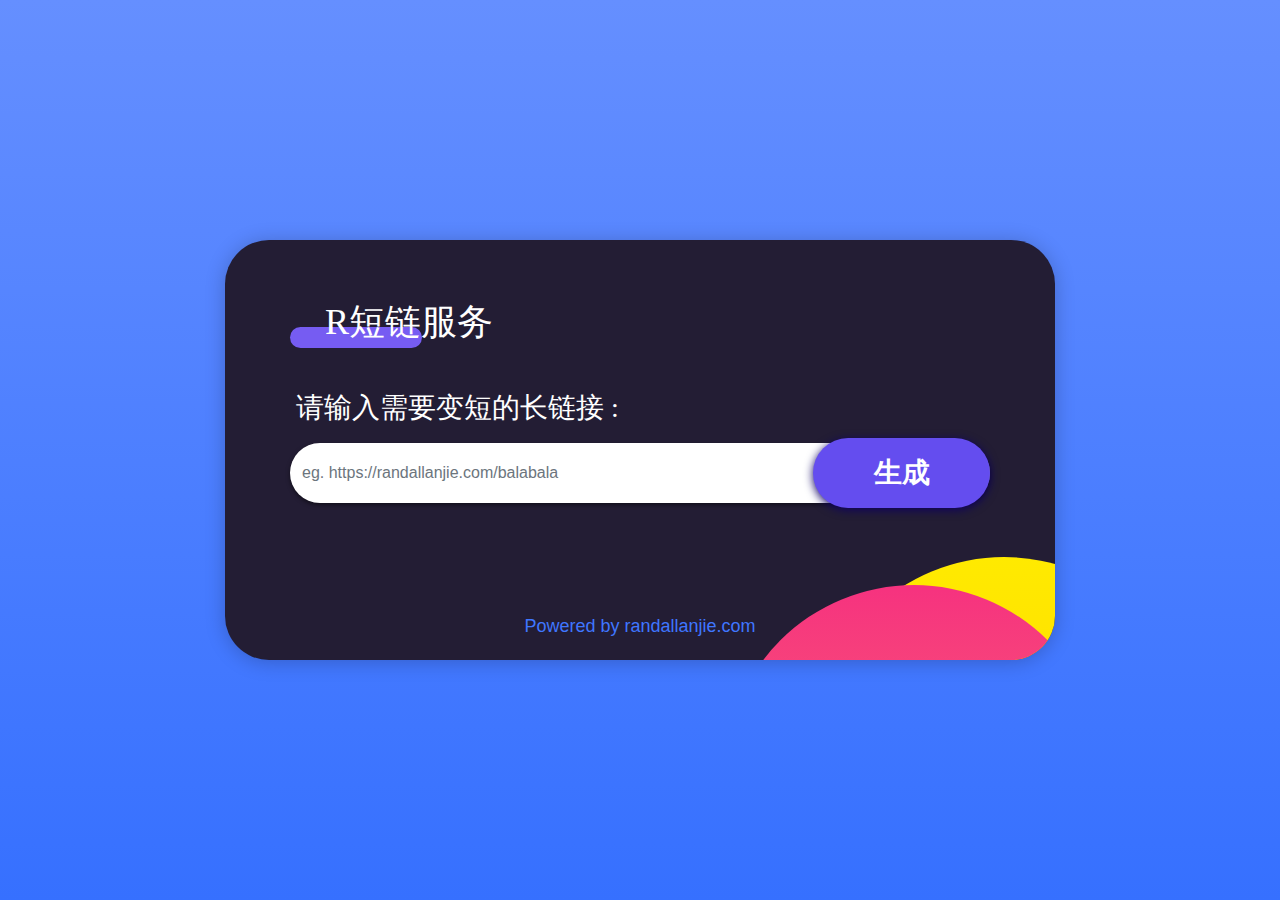
<file: short_links_service/theme/urlcool/index.html>
<!doctype html>
<html>
<head>
  <meta http-equiv="content-type" content="txt/html; charset=utf-8" />
  <meta name="viewport" content="width=device-width, initial-scale=1.0, minimum-scale=1.0, maximum-scale=1.0, user-scalable=no">
  <link rel="stylesheet" href="https://cdn.jsdelivr.net/npm/bootstrap@4.4.1/dist/css/bootstrap.min.css" integrity="sha256-L/W5Wfqfa0sdBNIKN9cG6QA5F2qx4qICmU2VgLruv9Y=" crossorigin="anonymous">
  <script>
    if(window.screen.width<=420)
    document.getElementsByTagName('meta')['viewport'].content="initial-scale=0.4, maximum-scale=1.0, minimum-scale=0.4, user-scalable=no"
    else if(window.screen.width<=769)
    document.getElementsByTagName('meta')['viewport'].content="initial-scale=0.6, maximum-scale=1.0, minimum-scale=0.6, user-scalable=no"
  </script>
  <title>Shorter Url</title>
  <style>
    * {
      margin: 0;
      padding: 0;
      cursor: default;
    }
    html, body {
      height: 100%;
    }
    body {
      display: -webkit-box;
      display: flex;
      -webkit-box-align: center;
      align-items: center;
      -webkit-box-pack: center;
      justify-content: center;
      vertical-align: center;
      flex-wrap: wrap;
      align-content: center;

      color: #2a2b2c;
      background: linear-gradient(180deg, #658FFF 0%, #3670FF 100%);
      overflow: hidden;
    }
    .card {
        width: 830px;
        height: 420px;
        background: #231D34;
        box-shadow: 0px 2px 20px 0px rgba(0, 0, 0, 0.22);
        border-radius: 44px;
        border-width: 0;
        overflow:hidden;
    }
    .card-body{
        padding:0;
        z-index: 1;
    }
    .card .bigtitle{
        width: 600px;
        height: 36px;
        font-size: 36px;
        font-family: DOUYU-Font, DOUYU;
        font-weight: normal;
        color: #FFFFFF;
        line-height: 40px;
        margin: 62px 0 0 100px;
    }
    .dot1{
        position:absolute;
        display:block;
        left:65px;
        top: 87px;
        width: 132px;
        height: 21px;
        background: #765CF2;
        border-radius: 11px;
        z-index: 1;
    }
    .dot2{
        position:absolute;
        display:block;
        top: 345px;
        left: 500px;
        width: 378px;
        height: 378px;
        background: linear-gradient(180deg, #F6327F 0%, #F9796D 100%);
        z-index: 1;
        border-radius: 200px;
        
    }
    .dot3{
        position:absolute;
        display:block;
        top: 317px;
        left: 590px;
        width: 378px;
        height: 378px;
        background: linear-gradient(180deg, #FFEA00 0%, #FFD100 100%);
        border-radius: 11px;
        z-index: 1;
        border-radius: 200px;
    }
    .card-title{
        display: block;
        font-size: 28px;
        font-family: MyriadPro-Regular, MyriadPro;
        font-weight: 400;
        color: #FFFFFF;
        line-height: 34px;
        margin: 53px 0 0 71px;
    }
    
    .formm{
        width: 100%;
        height: 70px;
        display: block;
        position: absolute;
        margin-top: 13px;
    }
    .form-control {
        position: absolute;
        cursor: auto;
        width: 700px;
height: 60px;
background: #FFFFFF;
box-shadow: 0px 2px 4px 0px rgba(0, 0, 0, 0.5);
border-radius: 30px;
margin-left:65px;
border-width: 0;
margin-top:5px;
    }
    .btn-cus{position: absolute;
        width: 177px;
height: 70px;
background: #644DEF;
box-shadow: 0px 2px 10px 0px #0E0061;
border-width: 0;
border-radius: 40px;
color: #FFFFFF;
font-size: 28px;
font-family: MyriadPro-Semibold, MyriadPro;
font-weight: 600;
line-height: 34px;
right: 65px;
    }
    .card-text {
        position: absolute;
        width: 100%;
        bottom: 20px;
        margin: 0 auto;
      text-align: center;
      font-size: 18px;
color: #3F76FF;
    }
    .card-text > a {
      text-decoration: none;
color: #3F76FF;
    }
    .card-text > a {
      cursor: pointer;
    }
    @media (max-width: 769px) {
      .card {
        width: 80%;
      }
    }
    @media (max-width: 420px) {
      .card {
        width: 95%;
      }
    }
    /* @media (prefers-color-scheme: dark) { 
      body {
        color: #d9d9d9; 
        background: #1b1b1b;
      }
      .card {
        background-color: #252d38;
      }
    }  */
  </style>
</head>
<body>
  <div class="card">
    <span class="dot1"></span>
    <span class="dot3"></span>
    <span class="dot2"></span>
    
    <div class="card-body">
        
      <h5 class="bigtitle">R短链服务</h5>
      
      <h5 class="card-title">请输入需要变短的长链接 :</h5>
      <div class="formm">
        <input type="text" class="form-control" placeholder="eg. https://randallanjie.com/balabala" id="text">
        <button class="btn-cus" type="button" onclick='shorturl()' id="searchbtn">生成</button>
      </div>    
      <div class="card-text">
        Powered by <a href="https://randallanjie.com/" target="_self">randallanjie.com</a>
      </div>
      <p id="notice"></p>             
    </div>
  </div>
  <div class="modal fade" id="exampleModal" tabindex="-1" role="dialog" aria-labelledby="exampleModalLabel" aria-hidden="true">
    <div class="modal-dialog" role="document">
      <div class="modal-content">
        <div class="modal-header">
          <h5 class="modal-title" id="exampleModalLabel">Result</h5>
          <button type="button" class="close" data-dismiss="modal" aria-label="Close">
            <span aria-hidden="true">&times;</span>
          </button>
        </div>
        <div class="modal-body" id="result">无结果</div>
        <div class="modal-footer">
          <button type="button" class="btn btn-primary" onclick='copyurl("result")' data-toggle="popover" data-placement="bottom" data-content="Copied!">Copy</button>
          <button type="button" class="btn btn-secondary" data-dismiss="modal">Close</button>    
        </div>
      </div>
    </div>
  </div>         
  <script src="https://cdn.jsdelivr.net/npm/jquery@3.4.1/dist/jquery.slim.min.js" integrity="sha256-pasqAKBDmFT4eHoN2ndd6lN370kFiGUFyTiUHWhU7k8=" crossorigin="anonymous"></script>
  <script src="https://cdn.jsdelivr.net/npm/popper.js@1.16.0/dist/umd/popper.min.js" integrity="sha384-Q6E9RHvbIyZFJoft+2mJbHaEWldlvI9IOYy5n3zV9zzTtmI3UksdQRVvoxMfooAo" crossorigin="anonymous"></script>
  <script src="https://cdn.jsdelivr.net/npm/bootstrap@4.4.1/dist/js/bootstrap.min.js" integrity="sha256-WqU1JavFxSAMcLP2WIOI+GB2zWmShMI82mTpLDcqFUg=" crossorigin="anonymous"></script>
  <script src="https://randallanjie.com/short_links_service/theme/urlcool/main.js" crossorigin="anonymous"></script>
</body>
</html>
</file>
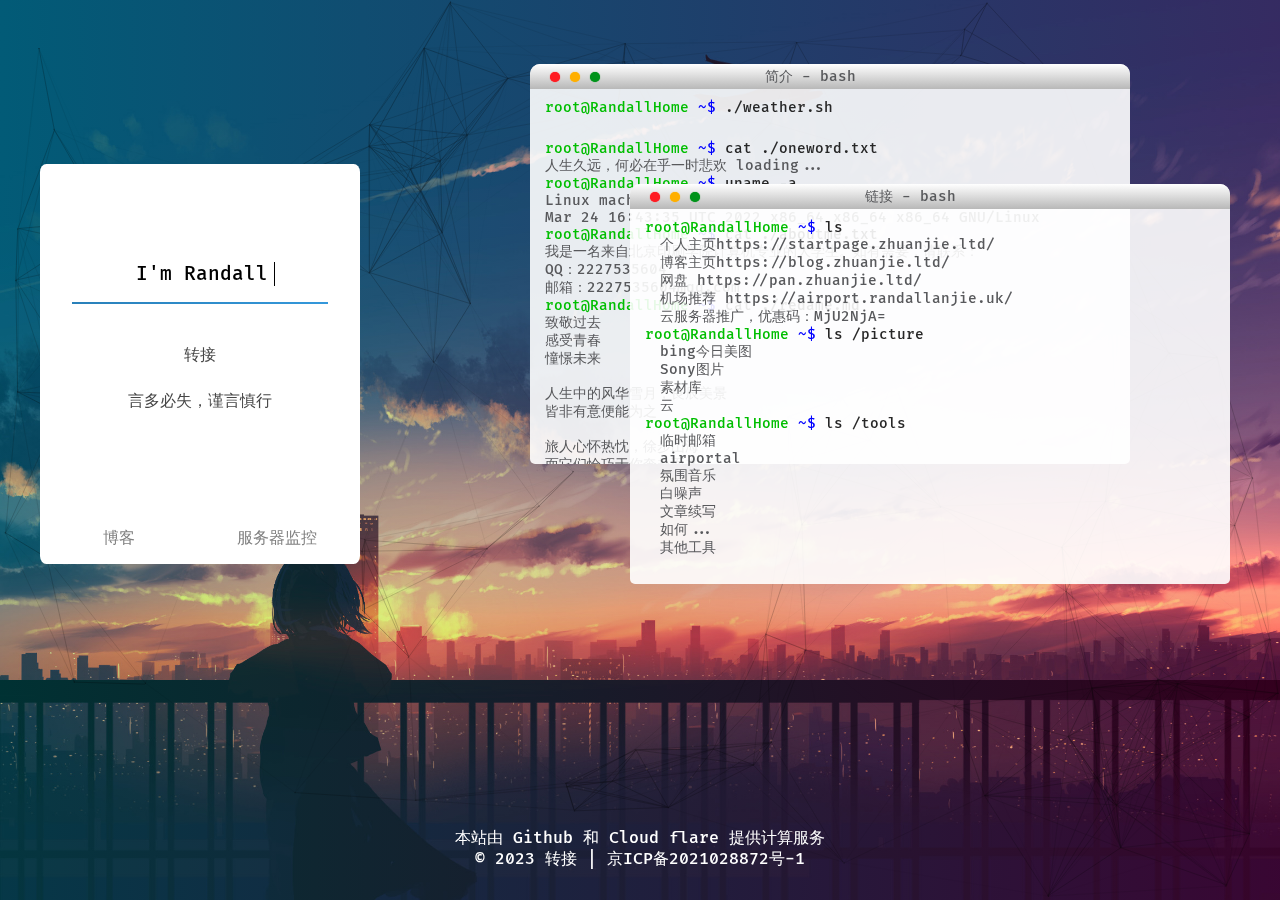
<file: old.html>
<!DOCTYPE html>
<html lang="zh">

<head>
	<meta charset="UTF-8">
	<meta name="viewport"
		content="width=device-width,initial-scale=1.0,maximum-scale=1.0,minimum-scale=1.0,user-scalable=no">
	<title>转接Home</title>
	<meta name="description"
		content="转接的个人主页">
	<meta name="keywords" content="转接">
	<link rel="stylesheet" type="text/css" href="./css/FiraCode.css">
	<link rel="stylesheet" type="text/css" href="./css/main.css">
	<link rel="icon" href="./favicon.ico">
	<script type="text/javascript" src="jquery-1.9.1.min.js"></script>

	<!-- 一言 -->
	<script>
		var xhr = new XMLHttpRequest();
		xhr.open('get', 'https://v1.hitokoto.cn');
		xhr.onreadystatechange = function () {
			if (xhr.readyState === 4) {
				var data = JSON.parse(xhr.responseText);
				var hitokoto = document.getElementById('hitokoto_text');
				hitokoto.innerText = data.hitokoto+" —— "+data.from;
			}
		}
		xhr.send();
	</script>

	<!-- 看板娘 -->
	<script src="https://eqcn.ajz.miesnfu.com/wp-content/plugins/wp-3d-pony/live2dw/lib/L2Dwidget.min.js"></script>
	<script>
		L2Dwidget.init({
			"model": {
				jsonPath: "https://unpkg.com/live2d-widget-model-koharu@1.0.5/assets/koharu.model.json",
				"scale": 1
			},
			"display": {
				"position": "right", //看板娘的表现位置
				"width": 75,  //小萝莉的宽度
				"height": 150, //小萝莉的高度
				"hOffset": 0,
				"vOffset": -40
			},
			"mobile": {
				"show": true,
				"scale": 0.5
			},
			"react": {
				"opacityDefault": 0.7,
				"opacityOnHover": 0.2
			}
		});
	</script>
	<!-- 首先导入jq插件 -->
	<script src="https://startpage.zhuanjie.ltd/jquery-1.9.1.min.js"></script>

	<script type="text/javascript">
	 /* 鼠标点击特效 */
 
		jQuery(function () {
			$("html").click(function(e) {
				var a_idx = Math.floor((Math.random() * 26));
				var a = new Array(
				"乐观", "❤", "积极", "向上", "自由", "正能量", "(*^▽^*)", "元气满满", "开心", "快乐",
				 "善良", "可爱", "暴富", "暴瘦", "❤","富强", "民主", "文明", "和谐", "自由", "平等",
				 "公正" ,"法治", "爱国", "敬业", "诚信", "友善");
				var color1 = Math.floor((Math.random() * 255));
				var color2 = Math.floor((Math.random() * 255));
				var color3 = Math.floor((Math.random() * 255));
				var $i = $("<span />").text(a[a_idx]);
				a_idx = (a_idx + 1) % a.length;
				var x = e.pageX,
					y = e.pageY;
				$i.css({
					"z-index": 9999999999999 ,
					"top": y - 20,
					"left": x,
					"position": "absolute",
					"font-family":"mmm",
					"fontSize": 20,
					"font-weight": "bold",
					"color": "rgb("+color1+","+color2+","+color3+")",
					"-webkit-user-select":"none",
					"-moz-user-select":"none",
					"-ms-user-select":"none",
					"user-select":"none",
				});
				$("body").append($i);
				$i.animate({
					"top": y - 200,
					"opacity": 0
					},
					1000,
					function() {
						$i.remove();
				});
			});
		});
	</script>
	<!--<link rel="stylesheet" href="https://pyscript.net/alpha/pyscript.css" />-->
	<!--<script defer src="https://pyscript.net/alpha/pyscript.js"></script>-->
	<!--<link rel="stylesheet" href="css/pyscript.css"/>-->
	<!--<script defer src="js/pyscript.js"></script>-->
	<!--<script src="js/pyodide.js"></script>-->
</head>

<body>
	<div id="box">
		<!-- 个人资料卡片 -->
		<div class="meBox">
			<!-- 头像 -->
			<div class="headPhoto"></div>
			<!-- 介绍 -->
			<div class="meBox-title">
				<p>I'm Randall</p>
				<div class="fg"></div>
			</div>
			<div class="meBox-text">
			    <br />
				<p>转接</p>
				<br />
				<p>言多必失，谨言慎行</p>
				<br />
				
<!--				<py-script>-->
<!--import js-->
<!--import pyodide_js-->
<!--import pyodide-->
<!--print("此网页已插入python代码")-->
<!--url = "https://startpage.zhuanjie.ltd/json/ToKnow.txt"-->
<!--print(url)-->
<!--pyodide.open_url(url)-->
<!--				</py-script>-->
			</div>
			<!-- 两个按钮 -->
			<div class="meBox-Button">
				<a href="https://blog.zhuanjie.ltd/">博客</a>
				<!-- http://randallblog.vaiwan.com/ -->
				<!-- http://blog.zhuanjie.ltd:8088/ -->
				<!-- href="http://randall_seafile.vaiwan.cn/" -->
				<!-- <a>网盘(维护中)</a> -->
				<!-- href="http://randallgitlab.vaiwan.com/Randall" -->
				<a href="https://dash.randallanjie.uk/">服务器监控</a>
			</div>
		</div>

		<!-- 伪终端介绍 -->
		<div id="cmdBox">
			<!-- 第一个终端 -->
			<div class="cmd">
				<!-- 三个按钮 -->
				<div class="click">
					<div class="red"></div>
					<div class="yellow"></div>
					<div class="green"></div>
				</div>
				<!-- 顶部标题 -->
				<div class="title">
					<span>简介 - bash</span>
				</div>
				<!-- 终端内文字 -->
				<div class="cmdText">
					<span style="color: rgb(0, 190, 0);">root@RandallHome </span>
					<span style="color: blue;">~$ </span>
					<span style="color: rgb(39, 39, 39);">./weather.sh</span>
					<br />
					<!-- iframe标签直接引用天气api -->
					<iframe scrolling="no" src="https://tianqiapi.com/api.php?style=tb&skin=pitaya" frameborder="0"
						width="578" height="20" allowtransparency="true"></iframe>
					
					<!-- 一言部分 -->
					<span style="color: rgb(0, 190, 0);">root@RandallHome </span>
					<span style="color: blue;">~$ </span>
					<span style="color: rgb(39, 39, 39);">cat ./oneword.txt</span>
					<p id="hitokoto"><a id="hitokoto_text" style="color: rgb(88, 89, 92)">人生久远，何必在乎一时悲欢 loading...</a></p>
					
					<!-- 服务器说明-由于不在服务器上搭建此网站，固已废弃 -->
					<span style="color: rgb(0, 190, 0);">root@RandallHome </span>
					<span style="color: blue;">~$ </span>
					<span style="color: rgb(39, 39, 39);">uname -a</span>
					<p>Linux machcreator 5.13.0-39-generic #44~20.04.1-Ubuntu SMP Thu Mar 24 16:43:35 UTC 2022 x86_64 x86_64 x86_64 GNU/Linux</p>
					
					<span style="color: rgb(0, 190, 0);">root@RandallHome </span>
					<span style="color: blue;">~$ </span>
					<span style="color: rgb(39, 39, 39);">cat ./aboutme.txt</span>
					<p>我是一名来自北京印刷学院计算机专业的大学生。如有需要，请联系：</p>
					<p><a href = "https://qm.qq.com/cgi-bin/qm/qr?k=ITvF6tqBrwg3lio5zPjPt3Ahx--Win5F&noverify=0" style="color: rgb(88, 89, 92);;text-decoration: none;">QQ：2227535604</a></p>
					<p><a href = "mailto:2227535604@qq.com" style="color: rgb(88, 89, 92);text-decoration: none;">邮箱：2227535604@qq.com</a></p>
					
					<!-- 虚拟组网-已废弃（现已有的异地组网策略网速都嘎嘎慢） -->
					<!-- <span style="color: rgb(0, 190, 0);">root@RandallHome </span>
					<span style="color: blue;">~$ </span>
					<span style="color: rgb(39, 39, 39);">cat ./IP.txt</span>
					<p>虚拟局域网内网设备ip</p>
					<p>Mi11            10.144.33.38</p>
					<p>Ipad            10.144.224.129</p>
					<p>Windows         10.144.121.29</p>
					<p>Ubuntu          10.144.234.59</p>
					<p>Win10Server     10.144.245.174</p> -->
					
					<!-- 随随便便说一点凑字数 -->
					<span style="color: rgb(0, 190, 0);">root@RandallHome </span>
					<span style="color: blue;">~$ </span>
					<span style="color: rgb(39, 39, 39);">cat ./redame.md</span>
					<p>致敬过去</p>
					<p>感受青春</p>
					<p>憧憬未来</p>
					<br />
					<p>人生中的风华雪月，良辰美景</p>
					<p>皆非有意便能为之</p>
					<br />
					<p>旅人心怀热忱，徐步山海</p>
					<p>而它们恰巧于你奔赴而来</p>
					<p>携手十里,共赏花开</p>
					<br />
					<p>倘若低头锁目，背对人间</p>
					<p>十里桃花沐君而过</p>
					<p>又怎能与君有一袖之缘</p>
					<br />
					<p>保持热爱，奔赴山海</p>
					<p>以最饱满的状态</p>
					<p>去遇见生命中最绚烂的精彩</p>
					<br />
					<p>看春风不喜</p>
					<p>看夏蝉不烦</p>
					<p>看秋叶不悲</p>
					<p>看冬雪不叹</p>
					<p>看富贵在身而不惊</p>
					<p>看不公于吾笑面对</p>
					<br />
					<p>愿我们都有足够的运气和勇气</p>
					<p>去遇见命里不同的风</p>
					<br />
					<p>愿我们的世界星光满载</p>
					<br />
					
					<!-- TODO:网页python迁移后未测试 -->
					<span style="color: rgb(0, 190, 0);">root@RandallHome </span>
					<span style="color: blue;"  >~$ <a href="https://startpage.zhuanjie.ltd/python.html">python</a></span>
					<br />
					
					<!-- 多出口ip查询 -->
					<span style="color: rgb(0, 190, 0);">root@RandallHome </span>
					<span style="color: blue;"  >~$ ip</span>
					<br />
					<iframe src="https://ip.skk.moe/simple" style="width: 100%; border: 0; overflow: hidden; height:250px"></iframe>
					
					<!-- 网页python测试 -->
					<!--<py-repl>-->
					<!--	print("HelloWord")-->
					<!--</py-repl>-->
					

				</div>
			</div>
			<!-- 第二个终端 -->
			<div class="cmd cmd2">
				<!-- 三个按钮 -->
				<div class="click">
					<div class="red"></div>
					<div class="yellow"></div>
					<div class="green"></div>
				</div>
				<!-- 顶部标题 -->
				<div class="title">
					<span>链接 - bash</span>
				</div>
				<!-- 终端内文字 -->
				<div class="cmdText">

					<!-- 链接 -->
					<span style="color: rgb(0, 190, 0);">root@RandallHome </span>
					<span style="color: blue;">~$ </span>
					<span style="color: rgb(39, 39, 39);">ls</span>
					<ul class="ul">
						<li><a href="http://startpage.zhuanjie.ltd/">个人主页https://startpage.zhuanjie.ltd/</a></li>
						<li><a href="http://blog.zhuanjie.ltd/">博客主页https://blog.zhuanjie.ltd/</a></li>
						<li><a href="https://pan.zhuanjie.ltd/">网盘 https://pan.zhuanjie.ltd/</a></li>
						<li><a href="https://airport.randallanjie.uk/">机场推荐 https://airport.randallanjie.uk/</a></li>
						<li><a href="https://www.rainyun.com?ref=MjU2NjA=">云服务器推广，优惠码：MjU2NjA=</a></li>
					</ul>
					
					<!-- 图片跳转 -->
					<span style="color: rgb(0, 190, 0);">root@RandallHome </span>
					<span style="color: blue;">~$ </span>
					<span style="color: rgb(39, 39, 39);">ls /picture</span>
					<ul class="ul">
						<li><a href="http://startpage.zhuanjie.ltd/api/bing.php">bing今日美图</a></li>
						<li><a href="https://www.sony.net/united/clock/">Sony图片</a></li>
						<li><a href="https://www.pexels.com/zh-cn/">素材库</a></li>
						<li><a href="https://www.ianfisherart.com/">云</a></li>
					</ul>
					
					<!-- 一些其他工具，存不存活的就不清楚了 -->
					<span style="color: rgb(0, 190, 0);">root@RandallHome </span>
					<span style="color: blue;">~$ </span>
					<span style="color: rgb(39, 39, 39);">ls /tools</span>
					<ul class="ul">
						<li><a href="https://temp-mail.org/zh/">临时邮箱</a></li>
						<li><a href="https://airportal.cn/">airportal</a></li>
						<li><a href="https://www.epidemicsound.com/music/featured/">氛围音乐</a></li>
						<li><a href="https://asoftmurmur.com/">白噪声</a></li>
						<li><a href="https://if.caiyunai.com/">文章续写</a></li>
						<li><a href="https://zh.wikihow.com/%E9%A6%96%E9%A1%B5">如何...</a></li>
						<li><a href="https://www.67tool.com/">其他工具</a></li>
					</ul>

					<!-- 网站建议-已废弃（qq机器人切换了协议，我懒得适配了） -->
					<!-- <span style="color: rgb(0, 190, 0);">root@RandallHome </span>
					<span style="color: blue;">~$ </span>
					<span style="color: rgb(39, 39, 39);">feedback</span>
					<p>请输入您对网站的建议：<br>
					<textarea name="backs" cols ="50" rows = "5" id="backs"></textarea>
					<br>
					<input type="submit" name="submit" value="提交" onclick="feedback()"/> -->
				</div>
				
			</div>
			
		</div>
		
	</div>
	

	<!-- 页脚 -->
	<div id="footer">
		<!-- 之前服务器在雨云计算中心 -->
	    <!--<p><a href="https://www.rainyun.com?ref=MjU2NjA=">本站由雨云提供计算服务</a></p>-->
		<p>本站由 <a href="https://github.com/Zhuanjier">Github</a> 和 Cloud flare 提供计算服务</p>
		<p>© 2023 <a href="http://startpage.zhuanjie.ltd/">转接</a> | <a href="https://beian.miit.gov.cn/">京ICP备2021028872号-1</a></p>
	</div>
	
	
	
		<script>
		! function() {	
			//封装方法，压缩之后减少文件大小	
			function get_attribute(node, attr, default_value) {	
				return node.getAttribute(attr) || default_value;	
			}	
			//封装方法，压缩之后减少文件大小	
			function get_by_tagname(name) {	
				return document.getElementsByTagName(name);	
			}	
			//获取配置参数	
			function get_config_option() {	
				var scripts = get_by_tagname("script"),	
					script_len = scripts.length,	
					script = scripts[script_len - 1]; //当前加载的script	
				return {	
					l: script_len, //长度，用于生成id用	
					z: get_attribute(script, "zIndex", -1), //z-index	
					o: get_attribute(script, "opacity", 0.5), //opacity	
					c: get_attribute(script, "color", "0,0,0"), //color	
					n: get_attribute(script, "count", 99) //count	
				};	
			}	
			//设置canvas的高宽	
			function set_canvas_size() {	
				canvas_width = the_canvas.width = window.innerWidth || document.documentElement.clientWidth || document.body.clientWidth,	 
				canvas_height = the_canvas.height = window.innerHeight || document.documentElement.clientHeight || document.body.clientHeight;	
			}	
	
			//绘制过程	
			function draw_canvas() {	
				context.clearRect(0, 0, canvas_width, canvas_height);	
				//随机的线条和当前位置联合数组	
				var all_array = [current_point].concat(random_lines);	
				var e, i, d, x_dist, y_dist, dist; //临时节点	
				//遍历处理每一个点	
				random_lines.forEach(function(r) {	
					r.x += r.xa,	 
					r.y += r.ya, //移动	
					r.xa *= r.x > canvas_width || r.x < 0 ? -1 : 1,	 
					r.ya *= r.y > canvas_height || r.y < 0 ? -1 : 1, //碰到边界，反向反弹	
					context.fillRect(r.x - 0.5, r.y - 0.5, 1, 1); //绘制一个宽高为1的点	
					for (i = 0; i < all_array.length; i++) {	
						e = all_array[i];	
						//不是当前点	
						if (r !== e && null !== e.x && null !== e.y) {	
							x_dist = r.x - e.x, //x轴距离 l	
							y_dist = r.y - e.y, //y轴距离 n	
							dist = x_dist * x_dist + y_dist * y_dist; //总距离, m	
							dist < e.max && (e === current_point && dist >= e.max / 2 && (r.x -= 0.03 * x_dist, r.y -= 0.03 * y_dist), //靠近的时候加速	
							d = (e.max - dist) / e.max,	 
							context.beginPath(),	 
							context.lineWidth = d / 2,	 
							context.strokeStyle = "rgba(" + config.c + "," + (d + 0.2) + ")",	 
							context.moveTo(r.x, r.y),	 
							context.lineTo(e.x, e.y),	 
							context.stroke());	
						}	
					}	
					all_array.splice(all_array.indexOf(r), 1);	
	
				}), frame_func(draw_canvas);	
			}	
			//创建画布，并添加到body中	
			var the_canvas = document.createElement("canvas"), //画布	
				config = get_config_option(), //配置	
				canvas_id = "c_n" + config.l, //canvas id	
				context = the_canvas.getContext("2d"), canvas_width, canvas_height,	 
				frame_func = window.requestAnimationFrame || window.webkitRequestAnimationFrame || window.mozRequestAnimationFrame || window.oRequestAnimationFrame || window.msRequestAnimationFrame || function(func) {	
					window.setTimeout(func, 1000 / 45);	
				}, random = Math.random,	 
				current_point = {	
					x: null, //当前鼠标x	
					y: null, //当前鼠标y	
					max: 2000	
				};	
			the_canvas.id = canvas_id;	
			the_canvas.style.cssText = "position:fixed;top:0;left:0;z-index:" + config.z + ";opacity:" + config.o;	
			get_by_tagname("body")[0].appendChild(the_canvas);	
			//初始化画布大小	
	
			set_canvas_size(), window.onresize = set_canvas_size;	
			//当时鼠标位置存储，离开的时候，释放当前位置信息	
			window.onmousemove = function(e) {	
				e = e || window.event, current_point.x = e.clientX, current_point.y = e.clientY;	
			}, window.onmouseout = function() {	
				current_point.x = null, current_point.y = null;	
			};	
			//随机生成config.n条线位置信息	
			for (var random_lines = [], i = 0; config.n > i; i++) {	
				var x = random() * canvas_width, //随机位置	
					y = random() * canvas_height,	
					xa = 2 * random() - 1, //随机运动方向	
					ya = 2 * random() - 1;	
				random_lines.push({	
					x: x,	
					y: y,	
					xa: xa,	
					ya: ya,	
					max: 60000 //沾附距离	
				});	
			}	
			//重绘
			setTimeout(function() {	
				draw_canvas();	
			}, 100);	
		}();	
	</script>

	<!-- 网页反馈部分js -->
	<!-- <script language="javascript">
	function feedback() //声明标识符
	{
	    var test = document.getElementById("backs").value;
	    if(test == ""){
	        alert("请输入反馈信息！");
	    }else{
    	    var url = "http://startpage.zhuanjie.ltd:5700/send_private_msg?user_id=2227535604&message=startpage网页反馈信息：\n"+test;
    	    var xhr = new XMLHttpRequest();
    		xhr.open('get', url);
    		xhr.onreadystatechange = function () {
    		    if (xhr.readyState === 4) {
    		        document.getElementById("backs").value = "";
    				alert("感谢您的反馈！");
    		    }
    		}
    		xhr.send();
	    }
	}
	</script> -->
</body>

</html>
</file>
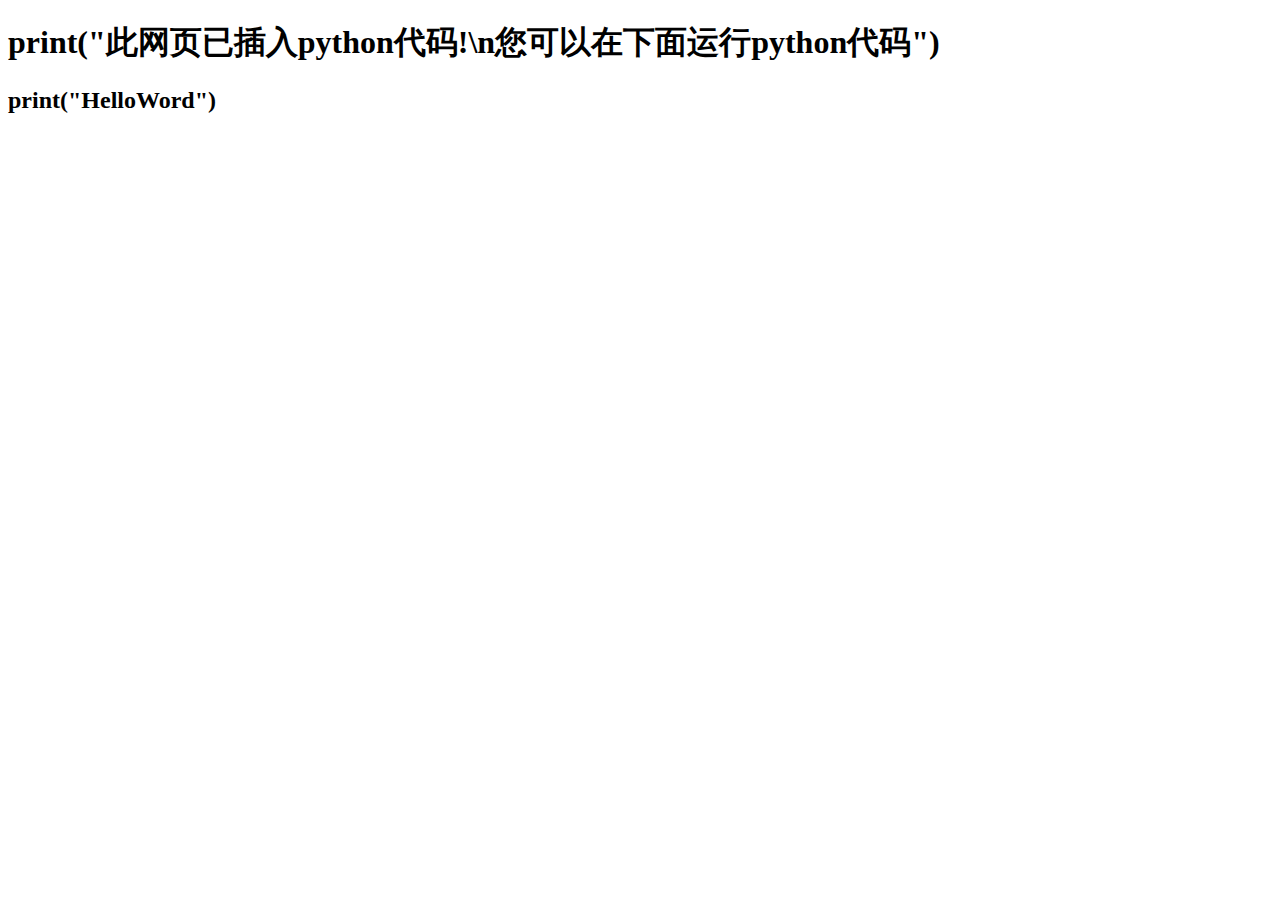
<file: python.html>
<!--
 * @Author: 转接
 * @Date: 2022-05-09 13:34:36
 * @LastEditors: 转接
 * @LastEditTime: 2022-05-09 14:04:03
 * @Description: file content
-->
<!DOCTYPE html>
<html lang="zh">
    <head>
        <meta charset="UTF-8">
        <link rel="stylesheet" href="https://pyscript.net/alpha/pyscript.css" />
        <script defer src="https://pyscript.net/alpha/pyscript.js"></script>
    </head>
    <body>
        <h1>
            <py-script>
print("此网页已插入python代码!\n您可以在下面运行python代码")
			</py-script>
            <h2>
                <py-repl>
print("HelloWord")
				</py-repl>
            </h2>
        </h1>
    </body>
</html>
</file>
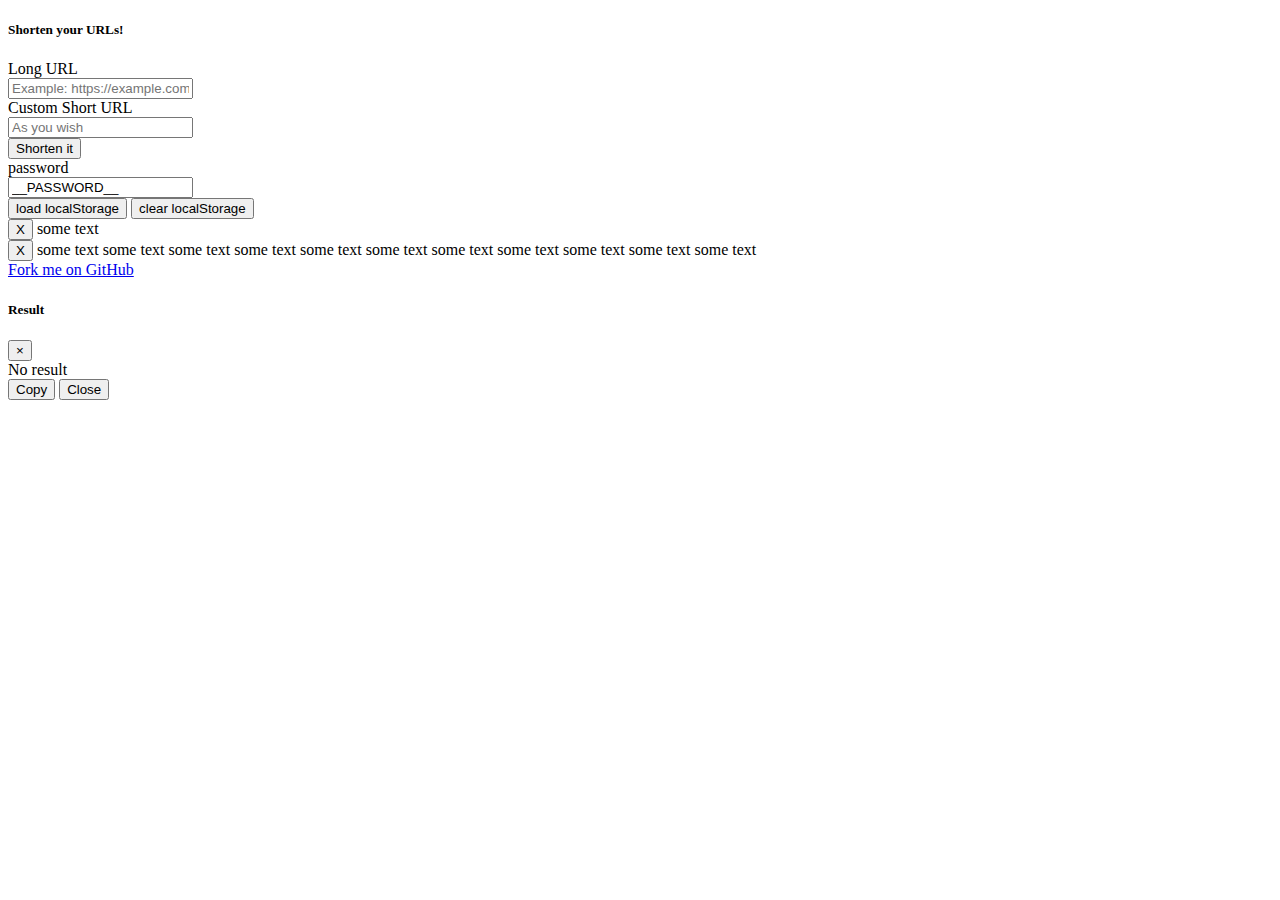
<file: short_links_service/index-demo.html>
<!doctype html>
<html>
<head>
  <meta http-equiv="content-type" content="txt/html; charset=utf-8" />
  <meta name="viewport" content="width=device-width, initial-scale=1.0, minimum-scale=1.0, maximum-scale=1.0, user-scalable=no">
  <link rel="stylesheet" href="https://cdn.jsdelivr.net/npm/bootstrap@4.6.2/dist/css/bootstrap.min.css" integrity="sha384-xOolHFLEh07PJGoPkLv1IbcEPTNtaed2xpHsD9ESMhqIYd0nLMwNLD69Npy4HI+N" crossorigin="anonymous">
  <title>Shorter URL</title>
  <link rel="stylesheet" href="https://crazypeace.github.io/Url-Shorten-Worker/styles.css">
</head>
<body>
  <div class="card">
    <h5 class="card-header">Shorten your URLs!</h5>
    <div class="card-body">
      <h5 class="card-title"> </h5>

      <div class="input-group mb-3">
        <div class="input-group-prepend">
          <span class="input-group-text" id="basic-addon1">Long URL</span>
        </div>
        <input type="text" class="form-control" id="longURL" aria-describedby="basic-addon1" placeholder="Example: https://example.com/" oninput="loadUrlList()">
      </div>

      <div class="input-group mb-3">
        <div class="input-group-prepend">
          <span class="input-group-text" id="basic-addon2">Custom Short URL</span>
        </div>
        <input type="text" class="form-control" id="keyPhrase" aria-describedby="basic-addon2" placeholder="As you wish">
      </div>     

      <div class="input-group mb-3">
        <button class="btn btn-primary" type="button" onclick='shorturl()' id="addBtn">Shorten it</button>
      </div>

      <div class="input-group mb-3">
        <div class="input-group-prepend">
          <span class="input-group-text" id="basic-addon3">password</span>
        </div>
        <input class="form-control" type="text" value="__PASSWORD__" readonly="true" id="passwordText" aria-describedby="basic-addon3">
      </div>

      <div class="input-group mb-3">
        <button class="btn btn-info" type="button" onclick='loadUrlList()' id="loadListBtn">load localStorage</button>
        <button class="btn btn-danger" type="button" onclick='clearLocalStorage()' id="clearlocalStgBtn">clear localStorage</button>
      </div>

      <div class="card-text">
        <div classs="list-group" id="urlList"> 
          <div class="list-group-item">
            <button type="button" class="btn btn-danger" onclick='deleteShortUrl("4rEbzm")'>X</button>
            <span>some text</span>
          </div>
          <div class="list-group-item">
            <button type="button" class="btn btn-danger" onclick='deleteShortUrl("8NKY34")'>X</button>
            <span>some text some text some text some text some text some text some text some text some text some text some text </span>
          </div>
        </div>
      </div>      
      
      <div class="card-footer">
        <span> <a href="https://github.com/crazypeace/Url-Shorten-Worker/" target="_self">Fork me on GitHub</a> </span>
      </div>
    </div>
  </div>

  <div class="modal fade" id="resultModal" tabindex="-1" role="dialog" aria-labelledby="resultModalLabel" aria-hidden="true">
    <div class="modal-dialog" role="document">
      <div class="modal-content">
        <div class="modal-header">
          <h5 class="modal-title" id="resultModalLabel">Result</h5>
          <button type="button" class="close" data-dismiss="modal" aria-label="Close">
            <span aria-hidden="true">&times;</span>
          </button>
        </div>
        <div class="modal-body" id="result">No result</div>
        <div class="modal-footer">
          <button type="button" class="btn btn-primary" onclick='copyurl("result")' data-toggle="popover" data-placement="bottom" data-content="Copied!">Copy</button>
          <button type="button" class="btn btn-secondary" data-dismiss="modal">Close</button>    
        </div>
      </div>
    </div>
  </div>         
  
  <script src="https://cdn.jsdelivr.net/npm/jquery@3.5.1/dist/jquery.slim.min.js" integrity="sha384-DfXdz2htPH0lsSSs5nCTpuj/zy4C+OGpamoFVy38MVBnE+IbbVYUew+OrCXaRkfj" crossorigin="anonymous"></script>
  <script src="https://cdn.jsdelivr.net/npm/bootstrap@4.6.2/dist/js/bootstrap.bundle.min.js" integrity="sha384-Fy6S3B9q64WdZWQUiU+q4/2Lc9npb8tCaSX9FK7E8HnRr0Jz8D6OP9dO5Vg3Q9ct" crossorigin="anonymous"></script>

  <script src="https://crazypeace.github.io/Url-Shorten-Worker/main-demo.js" crossorigin="anonymous"></script>
  <!--
    <script src="https://cdn.jsdelivr.net/gh/crazypeace/Url-Shorten-Worker@gh-pages/main.js" crossorigin="anonymous"></script>
  -->
</body>
</html>
</file>
<file: css/cardStyle.css>
/* 这是引入了一些字体 */
@import url('https://fonts.googleapis.com/css?family=Poppins:100,200,300,400,500,600,700,800,900'); 

* {
  margin: 0;
  padding: 0;
  box-sizing: border-box;
  font-family: 'Poppins', sans-serif;
}

body {
  height: 100vh;
  width: 100vw;
  overflow: hidden;
}

#contains {
  display: flex;
  justify-content: center;
  align-items: center;
  height: 100%;
  background: transparent;
  background-attachment:fixed;
  background-position:center;
  background-size: cover;
}

html {
  background-color: #222;
  background-image: url([data-uri]);
  background-repeat: repeat;
}

.card {
  position: relative;
  width: 350px;
  height: 200px;
  /* height: 450px; */
  background: #fff;
  border-radius: 20px;
  box-shadow: 0 35px 90px rgba(0, 0, 0, 0.15);
  transition: 0.5s;
}

.card:hover {
  height: 450px;
}

.footer {
  width: 100%;
  color: white;
  float: left;
  text-align: center;
  position: fixed;
  bottom: 0;
  margin-bottom: 30px;
  /* background-color: blue; */
  display: block;
}

.footer a {
  text-decoration: none;
  color: white;
}

.footer a:hover {
  color: rgb(0, 81, 255);
}

.imgBx {
  position: absolute;
  left: 50%;
  top: -50px;
  transform: translateX(-50%);
  width: 150px;
  height: 150px;
  background: #fff;
  border-radius: 20px;
  box-shadow: 0 15px 50px rgba(0, 0, 0, 0.35);
  overflow: hidden;
  transition: 0.5s;
}

.card:hover .imgBx {
  width: 250px;
  height: 250px;
}

.imgBx img{
  position: absolute;
  top: 0;
  left: 0;
  width: 100%;
  height: 100%;
  object-fit: cover;
}

.card .content {
  position: absolute;
  width: 100%;
  height: 100%;
  display: flex;
  justify-content: center;
  align-items: flex-end;
  overflow: hidden;
}

.card .content .details {
  padding: 35px;
  text-align: center;
  width: 100%;
  transition: 0.5s;
  transform: translateY(150px);
}

.card:hover .content .details {
  transform: translateY(0px);
}

.card .content .details h2 {
  font-size: 1.25em;
  font-weight: 600;
  color: #555;
  line-height: 1.2em;
}

.card .content .details h2 span {
  font-size: 0.75em;
  font-weight: 500;
  opacity: 0.5;
}

.card .content .details .data {
  display: flex;
  justify-content: space-between;
  margin: 20px 0;
}

.card .content .details .data h3 {
  font-size: 1em;
  color: #555;
  line-height: 1.2em;
  font-weight: 600;
}

.card .content .details .data h3 span {
  font-size: 0.85em;
  font-weight: 400;
  opacity: 0.5;
}

.card .content .details .linkBtn {
    display: flex;
    justify-content: space-between;
    margin: 20px 0;
}

.card .content .details .linkBtn button {
    padding: 10px 15px;
    border-radius: 5px;
    border: 1px solid #999;
    outline: none;
    font-size: 1em;
    font-weight: 500;
    color: #999;
    background: #fff;
    cursor: pointer;
  }

.card .content .details .actionBtn {
  display: flex;
  justify-content: space-between;
}

.card .content .details .actionBtn button {
  padding: 10px 30px;
  border-radius: 5px;
  border: none;
  outline: none;
  font-size: 1em;
  font-weight: 500;
  background: #ff5f95;
  color: #fff;
  cursor: pointer;
}

.card .content .details .actionBtn button:nth-child(2) {
  border: 1px solid #999;
  color: #999;
  background: #fff;
}

.rnotificationLink {
  color: black;
  text-decoration: none;
  transition: 0.15s color ease;
}

.rnotificationLink:hover {
  color: skyblue;
}

.avgrund-active body {
  -webkit-transform: scale(0.9);
  -moz-transform: scale(0.9);
  -ms-transform: scale(0.9);
  -o-transform: scale(0.9);
  transform: scale(0.9);
}

.avgrund-cover {
  position: absolute;
  width: 100%;
  height: 100%;
  top: 0;
  left: 0;
  z-index: 1;
  visibility: hidden;
  opacity: 0;
  background: rgba(0, 0, 0, 0.5);
}

.avgrund-active .avgrund-cover {
  visibility: visible;
  opacity: 1;
}

.avgrund-contents {
  position: relative;
  /* padding: 20px; */
  /* max-width: 80%; */
  width: 100%;
  height: 100%;
  /* margin: auto; */
}

.avgrund-active .avgrund-contents {
  -webkit-filter: blur(2px);
  -moz-filter: blur(2px);
  -ms-filter: blur(2px);
  -o-filter: blur(2px);
  filter: blur(2px);
}

.no-blur.avgrund-active .avgrund-contents {
  -webkit-filter: none;
  -moz-filter: none;
  -ms-filter: none;
  -o-filter: none;
  filter: none;
}


.avgrund-popup {
  position: fixed;
  min-width: 340px;
  height: auto;
  left: 50%;
  top: 50%;
  transform: translate(-50%, -50%) scale(0.8) !important;
  visibility: hidden;
  opacity: 0;
  z-index: 2;
  padding: 20px;
  background: white;
  box-shadow: 0px 0px 20px rgba(0, 0, 0, 0.6);
  border-radius: 10px;
  /* 浏览器兼容性 */
  -webkit-transform: translate(-50%, -50%) scale(0.8);
  -moz-transform: translate(-50%, -50%) scale(0.8);
  -ms-transform: translate(-50%, -50%) scale(0.8);
  -o-transform: translate(-50%, -50%) scale(0.8);
}

.avgrund-popup a {
  color: black;
  font-size: 1.5em;
  text-decoration: none;
}

.avgrund-popup a:hover {
  color: skyblue;
}

.avgrund-active .avgrund-popup {
  visibility: visible;
  opacity: 1;

  -webkit-transform: scale(1.1);
  -moz-transform: scale(1.1);
  -ms-transform: scale(1.1);
  -o-transform: scale(1.1);
  transform: scale(1.1);
}

.avgrund-popup.stack {
  -webkit-transform: scale(1.5);
  -moz-transform: scale(1.5);
  -ms-transform: scale(1.5);
  -o-transform: scale(1.5);
  transform: scale(1.5);
}

.avgrund-active .avgrund-popup.stack {
  -webkit-transform: scale(1.1);
  -moz-transform: scale(1.1);
  -ms-transform: scale(1.1);
  -o-transform: scale(1.1);
  transform: scale(1.1);
}


.avgrund-ready body,
.avgrund-ready .avgrund-contents,
.avgrund-ready .avgrund-popup,
.avgrund-ready .avgrund-cover {
  -webkit-transform-origin: 50% 50%;
  -moz-transform-origin: 50% 50%;
  -ms-transform-origin: 50% 50%;
  -o-transform-origin: 50% 50%;
  transform-origin: 50% 50%;

  -webkit-transition: 0.3s all cubic-bezier(0.250, 0.460, 0.450, 0.940);
  -moz-transition: 0.3s all cubic-bezier(0.250, 0.460, 0.450, 0.940);
  -ms-transition: 0.3s all cubic-bezier(0.250, 0.460, 0.450, 0.940);
  -o-transition: 0.3s all cubic-bezier(0.250, 0.460, 0.450, 0.940);
  transition: 0.3s all cubic-bezier(0.250, 0.460, 0.450, 0.940);
}

.avgrund-ready .avgrund-popup.no-transition {
  -webkit-transition: none;
  -moz-transition: none;
  -ms-transition: none;
  -o-transition: none;
  transition: none;
}

#searchBox {
  position: fixed;
  top: 50%;
  left: 50%;
  transform: translate(-50%, -50%);
  padding: 10px;
  background-color: #fff;
  border: 1px solid #ddd;
  border-radius: 5px;
}

#contents {
  overflow-y: auto;
  max-height: 100%;
  scroll-behavior: smooth;
}

#version-info {
  text-align: left;
  position: fixed;
  left: 10px;
  bottom: 10px;
  padding: 10px 10px;
  border-radius: 5px;
  font-size: 12px;
  color: rgba(128, 128, 128, 0.7);
  z-index: 9999;
  transition: all 0.3s ease;
  overflow: hidden;
  max-height: 20px;
}

#version-info:hover {
  color: white;
  background-color: rgba(128, 128, 128, 0.7);
  max-height: 100%;
}

.update-details {
  opacity: 0;
  max-height: 0;
  overflow: hidden;
  transition: all 0.3s ease;
}

#version-info:hover .update-details {
  opacity: 1;
  max-height: 100%;
}
</file>
<file: demo/flv_player/main.css>
.mainContainer {
    display: block;
    width: 100%;
    margin-left: auto;
    margin-right: auto;
}
@media screen and (min-width: 1152px) {
    .mainContainer {
        display: block;
        width: 1152px;
        margin-left: auto;
        margin-right: auto;
    }
}

.video-container {
    position: relative;
    margin-top: 8px;
}

.video-container:before {
    display: block;
    content: "";
    width: 100%;
    padding-bottom: 56.25%;
}

.video-container > div {
    position: absolute;
    top: 0;
    left: 0;
    right: 0;
    bottom: 0;
}

.video-container video {
    width: 100%;
    height: 100%;
}

.urlInput {
    display: block;
    width: 100%;
    margin-left: auto;
    margin-right: auto;
    margin-top: 8px;
    margin-bottom: 8px;
}

.centeredVideo {
    display: block;
    width: 100%;
    height: 100%;
    margin-left: auto;
    margin-right: auto;
    margin-bottom: auto;
}

.controls {
    display: block;
    width: 100%;
    text-align: left;
    margin-left: auto;
    margin-right: auto;
    margin-top: 8px;
    margin-bottom: 10px;
}

.logcatBox {
    border-color: #CCCCCC;
    font-size: 11px;
    font-family: Menlo, Consolas, monospace;
    display: block;
    width: 100%;
    text-align: left;
    margin-left: auto;
    margin-right: auto;
}

.url-input , .options {
    font-size: 13px;
}

.url-input {
    display: flex;
}

.url-input label {
    flex: initial;
}

.url-input input {
    flex: auto;
    margin-left: 8px;
}

.url-input button {
    flex: initial;
    margin-left: 8px;
}

.options {
    margin-top: 5px;
}

.hidden {
    display: none;
}
</file>
<file: css/FiraCode.css>
* {
    font-family: FiraCode;
}

@font-face {
    font-family: 'FiraCode';
    src: url([data-uri]) format('woff2'),
        url([data-uri]) format('woff');
    font-weight: 500;
    font-style: normal;
}
</file>
<file: css/main.css>
* {
    margin: 0;
    padding: 0;
}

html, body {
    width: 100%;
    height: 100%;
}

body {
    background-image: linear-gradient(to left, rgba(255, 0, 149, 0.2), rgba(0, 247, 255, 0.2)), url(../img/bg.jpg);
    background-repeat: no-repeat;
    background-attachment: fixed;
    background-size: cover;
}

#box {
    /* background-color: red; */
    width: 1200px;
    height: 100px;
    margin: 0 auto;
    padding-top: 5%;
}

.meBox {
    float: left;
    width: 20rem;
    height: 25rem;
    background-color: white;
    margin-top: 100px;
    border-radius: 2%;
    transition: all 0.3s;
    text-align: center;
}

.meBox:hover {
    width: 21rem;
    height: 26rem;
    margin: 95px 0 0 -5px;
    box-shadow: 0 0 10px rgba(0, 0, 0, 0.4);
}

.headPhoto {
    width: 8rem;
    height: 8rem;
    /* 修改头像url指向 */
    background: url(https://startpage.zhuanjie.ltd/img/headimg.png) no-repeat;
    background-size: cover;
    border-radius: 50%;
    position: relative;
    top: -15%;
    left: 50%;
    margin-left: -4rem;
    transition: all 0.3s;
}

.meBox:hover .headPhoto {
    width: 9rem;
    height: 9rem;
    margin: -0.5rem 0 0 -4.5rem;
    transform: rotate(360deg);
}

.headPhoto:hover {
    box-shadow: 0 0 10px rgba(0, 0, 0, 0.3);
}

.meBox-title {
    width: auto;
    margin: 0 auto;
}

@keyframes typing {
    from {
        width: 0;
    }
}

@keyframes blink-caret {
    50% {
        border-color: transparent;
    }
}

.meBox-title p {
    font-size: 1.2rem;
    border-right: .1em solid;
    width: 12ch;
    white-space: nowrap;
    overflow: hidden;
    animation: typing 2s steps(20, end), blink-caret .3s step-end infinite alternate;
    margin: -30px 0 0 90px;
    transition: all 0.3s;
}

.meBox:hover .meBox-title p {
    font-size: 1.3rem;
}

.meBox-title .fg {
    width: 80%;
    height: 2px;
    background-image: linear-gradient(to left, #3498db, #2980b9);
    margin: 5% 0 0 10%;
}

.meBox-text {
    width: 80%;
    height: 45%;
    overflow: hidden;
    text-align: center;
    color: rgb(70, 70, 70);
    animation-name: meBox-text;
    animation-duration: 2s;
    animation-fill-mode: forwards;
    margin: 5% 0 0 10%;
    transition: all 0.3s;
}

.meBox-text p {
    margin-top: 5px;
}

.meBox:hover .meBox-text {
    font-size: 1.05rem;
}

@keyframes meBox-text {
    0% {
        transform: translateY(50px);
        color: white;
    }

    100% {
        transform: translateY(0);
        color: rgb(70, 70, 70);
    }
}

.meBox-Button {
    width: 100%;
}

.meBox-Button a {
    display: inline-block;
    float: left;
    width: 158px;
    height: 50px;
    margin-top: 13px;
    line-height: 50px;
    text-decoration: none;
    color: gray;
    transition: all 0.3s;
}

.meBox-Button a:hover {
    color: rgb(0, 132, 255);
    font-size: 1.2rem;
}

.meBox:hover .meBox-Button a {
    width: 165px;
    margin-top: 10px;
}

#cmdBox {
    width: 710px;
    height: 550px;
    float: right;
    /* background-color: green; */
}

.cmd {
    width: 600px;
    height: 400px;
    border-radius: 10px 10px 5px 5px;
    overflow: hidden;
    background-color: rgba(255, 255, 255, 0.9);
    transition: all 0.3s;
    font-size: 14px;
    color: rgb(88, 89, 92);
    position: relative;
    top: 0;
    left: 0;
    overflow-y: auto;
}

.cmd:hover {
    width: 610px;
    height: 410px;
    box-shadow: 0 0 10px rgba(0, 0, 0, 0.4);
    margin: -5px 0 0 -5px;
    z-index: 1;
}

.cmd .title {
    width: 100%;
    height: 25px;
    background-image: linear-gradient(to top, rgb(184, 184, 184), white);
    font-size: 14px;
    line-height: 25px;
}

.cmd .title span {
    display: inline-block;
    width: 70%;
    text-align: center;
    /* background-color: red; */
}

.cmd .click {
    margin-left: 10px;
    float: left;
}

.cmd .click div {
    width: 10px;
    height: 10px;
    border-radius: 50%;
    margin: 8px 0 0 10px;
    float: left;
}

.cmd .click .red {
    background-color: #ff1b22;
    box-shadow: 0 0 1px #ff1b22;
}

.cmd .click .red:hover {
    background-color: #ff6268;
    box-shadow: 0 0 3px #ff1b22;
}

.cmd .click .yellow {
    background-color: #ffaf00;
    box-shadow: 0 0 1px #ffaf00;
}

.cmd .click .yellow:hover {
    background-color: #ffd373;
    box-shadow: 0 0 3px #ffaf00;
}

.cmd .click .green {
    background-color: #00931a;
    box-shadow: 0 0 1px #00931a;
}

.cmd .click .green:hover {
    background-color: rgb(0, 196, 36);
    box-shadow: 0 0 3px #00931a;
}

.cmdText {
    padding-top: 10px;
    padding-left: 15px;
    overflow-y: auto;
}

.cmd2 {
    position: relative;
    top: -280px;
    left: 100px;
    /*overflow-y: auto;*/
}

.cmd2 .cmdText .ul {
    margin-left: 15px;
    overflow-y: auto;
}

.cmd2 .cmdText .ul a {
    text-decoration: none;
    color: rgb(88, 89, 92);
}

.cmd2 .cmdText .ul a:hover {
    color: rgb(0, 132, 255);
}

#footer {
    width: 100%;
    color: white;
    float: left;
    text-align: center;
    position: fixed;
    bottom: 0;
    margin-bottom: 30px;
    /* background-color: blue; */
}

#footer a {
    text-decoration: none;
    color: white;
}

#footer a:hover {
    color: rgb(0, 81, 255);
}

/* 自适应 */
@media screen and (max-width: 1250px) {
    #box {
        width: 100%;
    }

    .meBox {
        margin-left: 3%;
    }

    .meBox:hover {
        width: 21rem;
        height: 26rem;
        margin: 95px 0 0 2.5%;
    }

    #cmdBox {
        margin-right: 3%;
    }
}

@media screen and (max-width: 1120px) {
    .meBox {
        float: none;
        margin: 100px auto 100px;
    }

    .meBox:hover {
        width: 20rem;
        height: 25rem;
        margin: 105px auto 100px;
    }

    .meBox:hover .meBox-Button a {
        width: 158px;
        height: 50px;
        margin-top: 13px;
    }

    .meBox:hover .meBox-title p {
        font-size: 1.2rem;
    }

    .meBox:hover .headPhoto {
        width: 8rem;
        height: 8rem;
        margin: -0.5rem 0 0 -4rem;
        transform: rotate(360deg);
    }

    #cmdBox {
        float: none;
        margin: 0 auto 100px;
    }
}

@media screen and (max-width: 768px) {
    .meBox {
        width: 300px;
    }

    .meBox:hover {
        width: 300px;
        height: 25rem;
        margin: 100px auto 100px;
    }

    .meBox-Button a:hover {
        color: rgb(0, 132, 255);
    }

    .meBox:hover .meBox-Button a {
        width: 150px;
        margin-top: 13px;
    }

    .meBox:hover .meBox-title p {
        font-size: 1.2rem;
    }

    .meBox:hover .headPhoto {
        width: 8rem;
        height: 8rem;
        margin: -0.5rem 0 0 -4rem;
        transform: rotate(360deg);
    }

    .meBox:hover .meBox-text {
        font-size: 1rem;
    }

    .meBox-Button a {
        width: 150px;
    }

    #cmdBox {
        width: 100%;
        height: 850px;
    }

    .cmd {
        width: 90%;
        margin: 0 auto;
    }

    .cmd2 {
        position: relative;
        top: 20px;
        left: 0;
    }

    .cmd:hover {
        width: 90%;
        box-shadow: 0 0 10px rgba(0, 0, 0, 0.4);
        margin: 0 auto;
        z-index: 1;
    }
}
</file>
